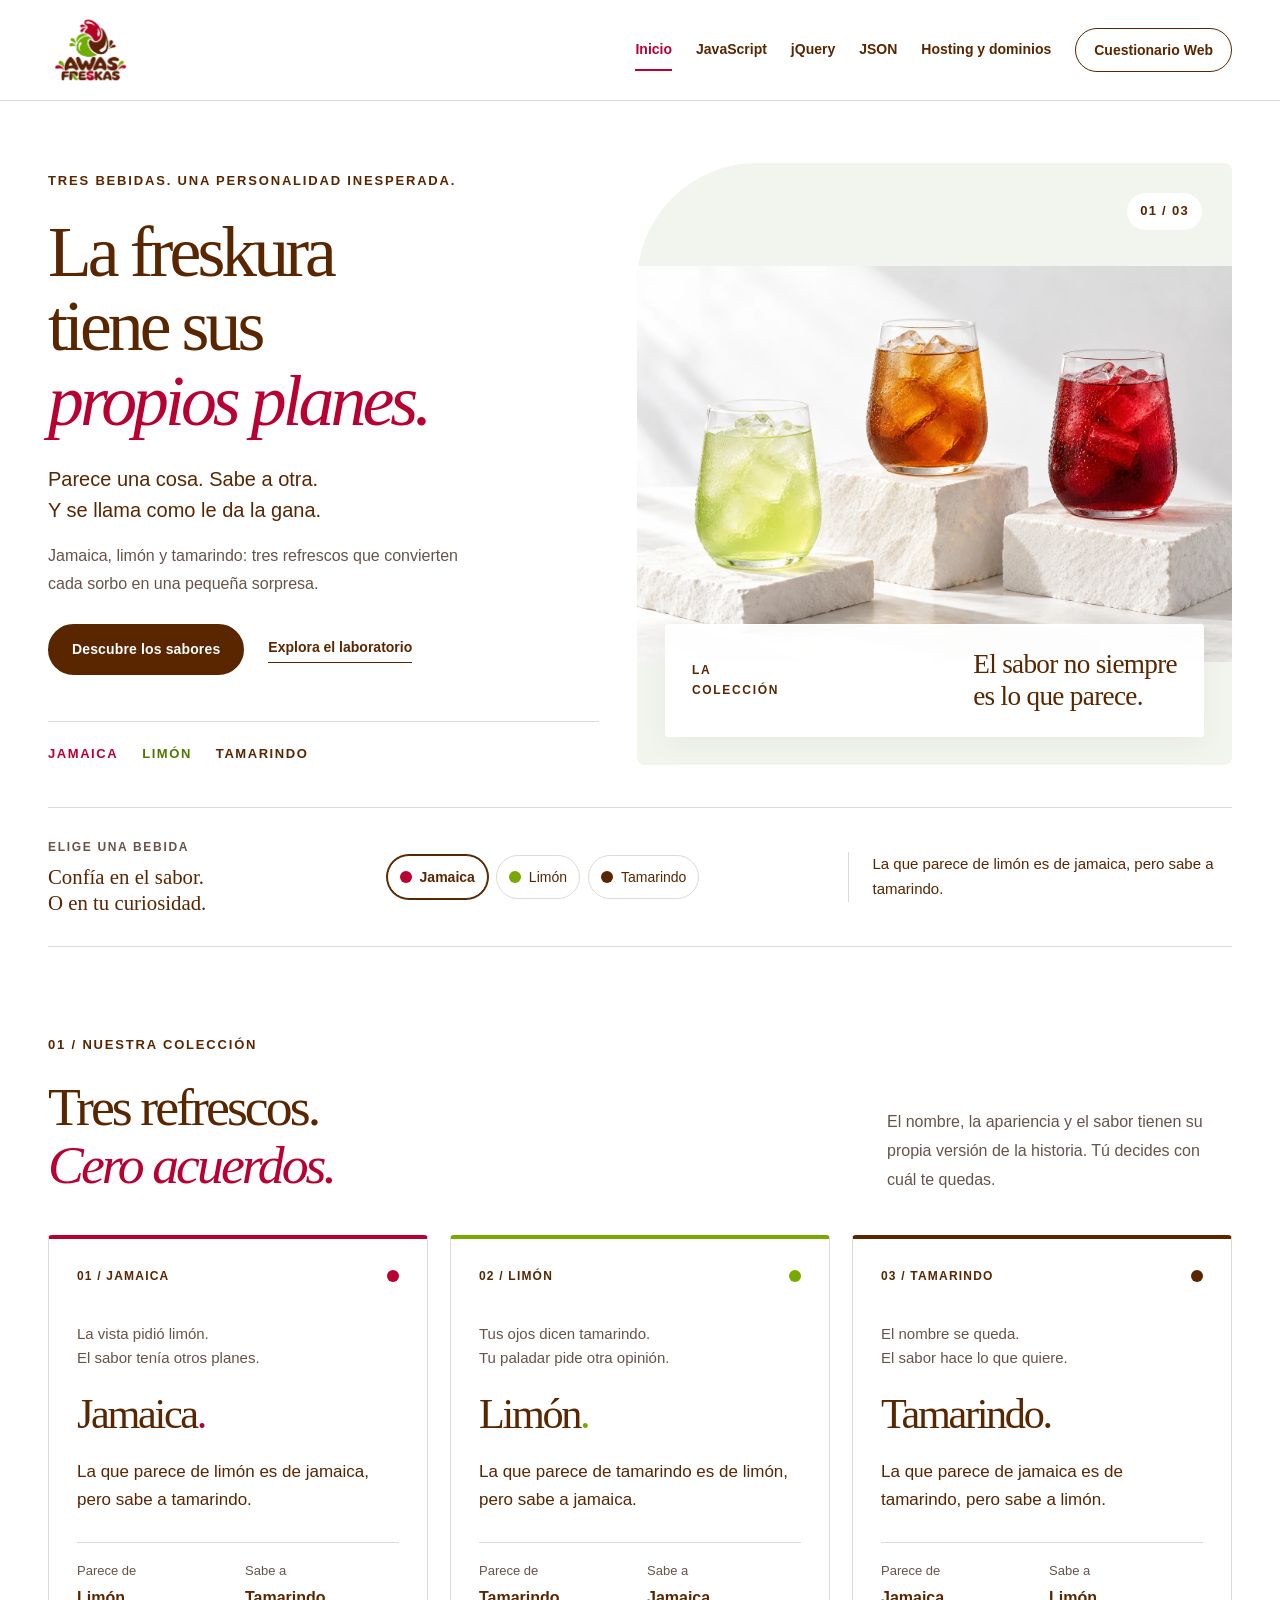
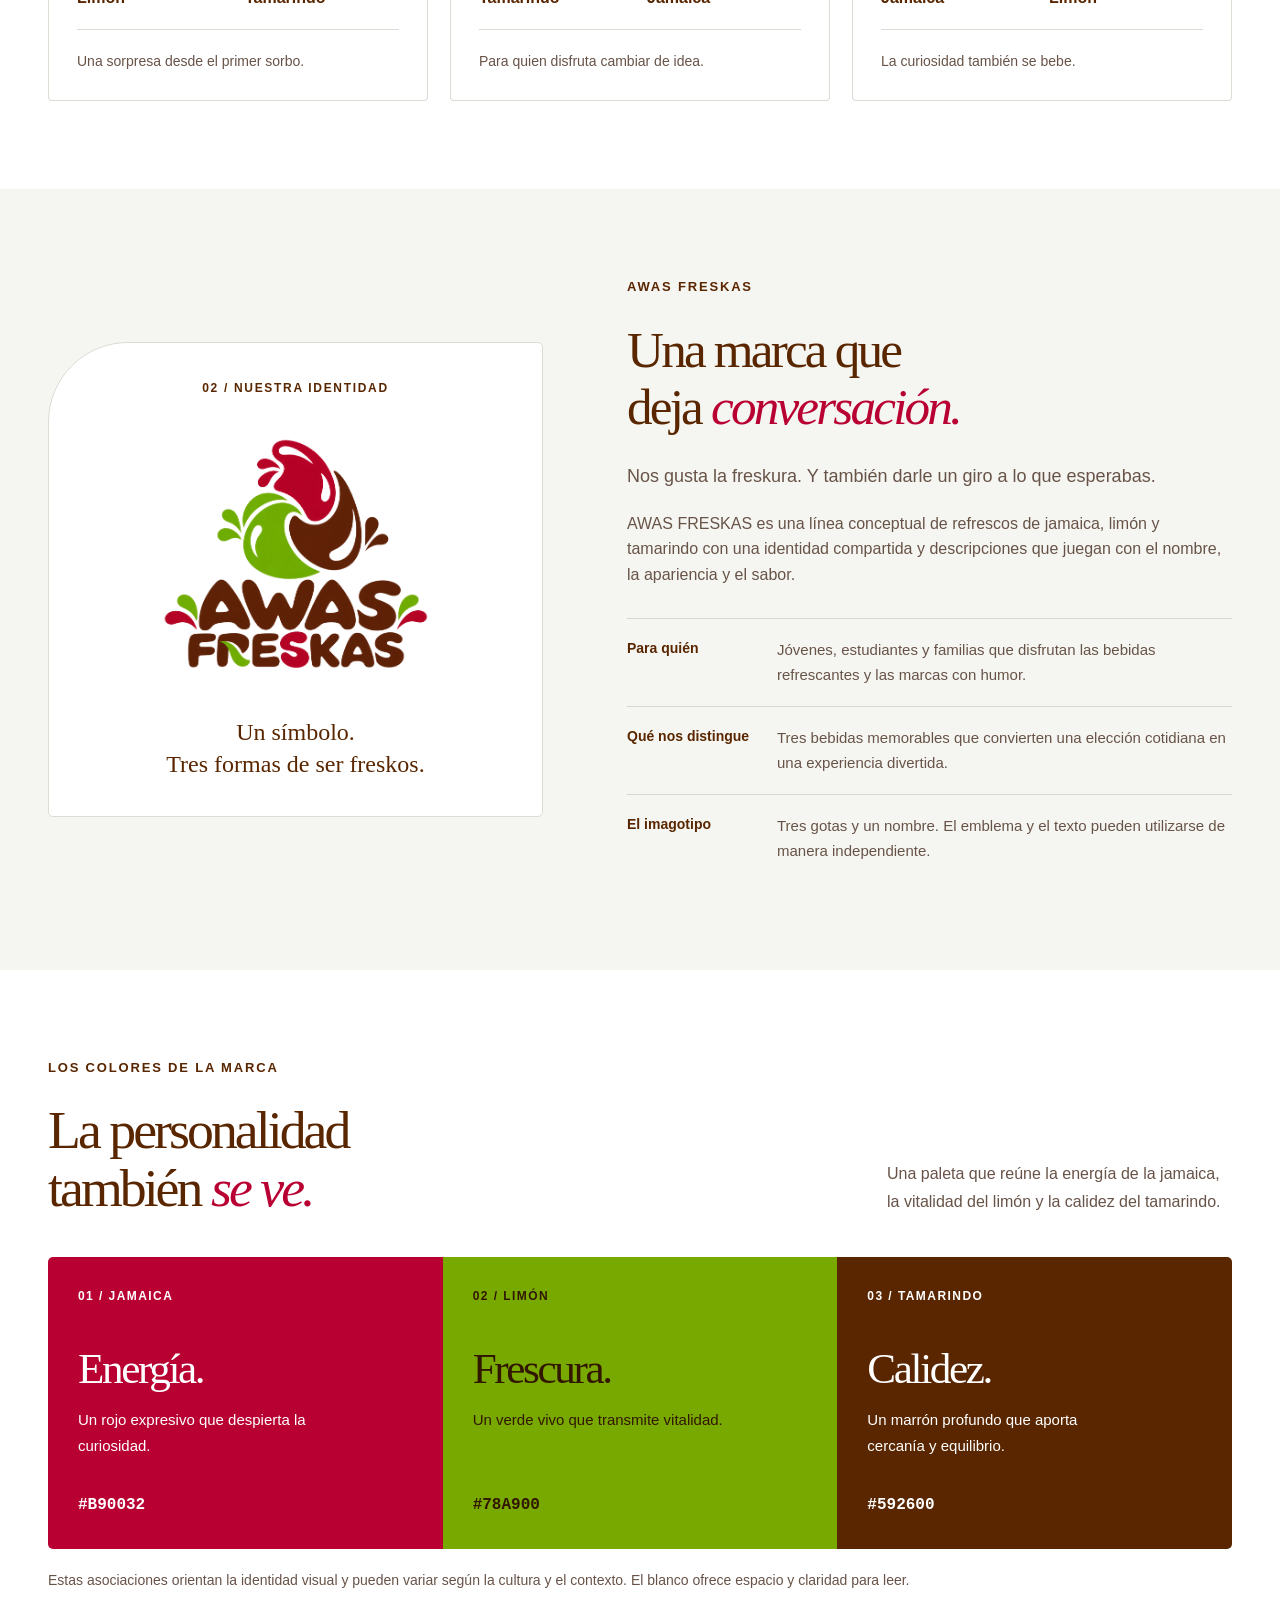
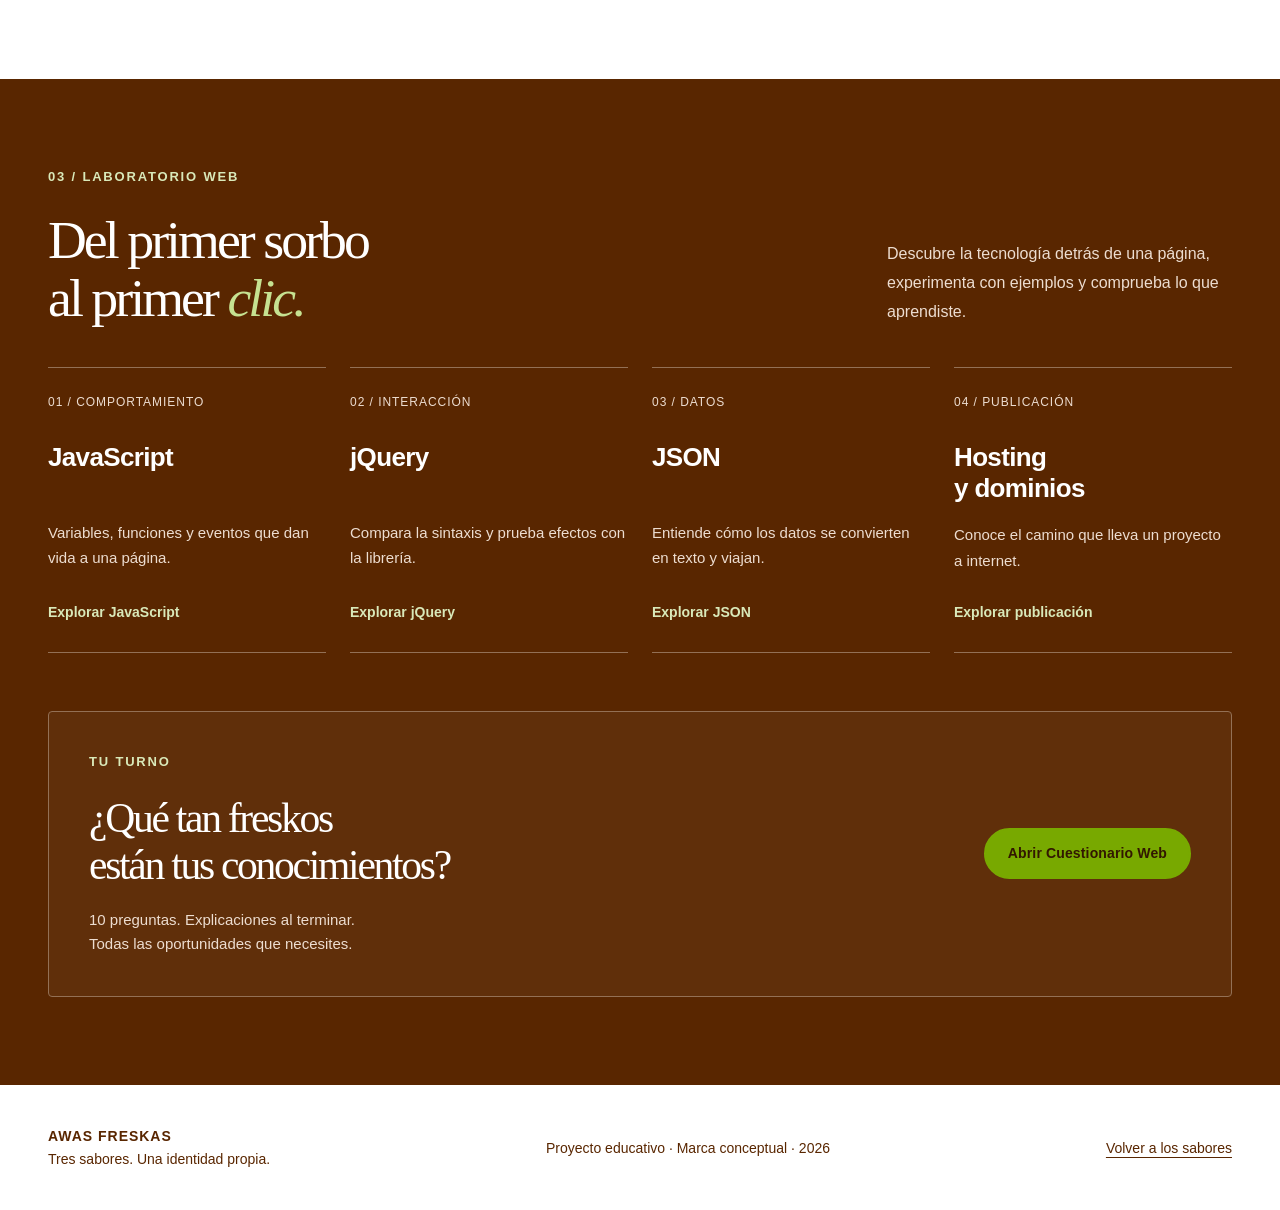
<file: index.html>
<!doctype html>
<html lang="es">
<head>
  <meta charset="utf-8">
  <meta name="viewport" content="width=device-width,initial-scale=1">
  <meta name="description" content="AWAS FRESKAS: jamaica, limón y tamarindo con una personalidad inesperada. Descubre nuestros sabores y explora el laboratorio web.">
  <meta name="theme-color" content="#592600">
  <title>AWAS FRESKAS | Freskura con personalidad</title>
  <link rel="icon" href="assets/favicon.png">
  <link rel="stylesheet" href="assets/styles.css">
  <link rel="stylesheet" href="assets/home.css">
  <script src="assets/vendor/jquery-4.0.0.min.js" defer></script>
  <script src="assets/app.js" defer></script>
  <script src="assets/home.js" defer></script>
</head>
<body class="home">
  <a class="skip" href="#main">Saltar al contenido</a>
  <header>
    <div class="headerinner">
      <a class="brand" href="index.html" aria-label="AWAS FRESKAS, inicio"><img src="assets/logo.png" alt="AWAS FRESKAS" width="1376" height="1152"></a>
      <button class="menubtn" aria-expanded="false" aria-controls="nav" type="button">Menú</button>
      <nav id="nav" aria-label="Principal">
        <a href="index.html" aria-current="page">Inicio</a>
        <a href="javascript.html">JavaScript</a>
        <a href="jquery.html">jQuery</a>
        <a href="json.html">JSON</a>
        <a href="hosting.html">Hosting y dominios</a>
        <a href="cuestionario.html">Cuestionario Web</a>
      </nav>
    </div>
  </header>
  <main id="main">
    <section class="homehero" aria-labelledby="hero-title">
      <div class="herotext">
        <p class="eyebrow">TRES BEBIDAS. UNA PERSONALIDAD INESPERADA.</p>
        <h1 id="hero-title">La freskura<br>tiene sus<br><em>propios planes.</em></h1>
        <p class="herolead">Parece una cosa. Sabe a otra.<br>Y se llama como le da la gana.</p>
        <p class="herodetail">Jamaica, limón y tamarindo: tres refrescos que convierten cada sorbo en una pequeña sorpresa.</p>
        <div class="actions">
          <a class="button" href="#bebidas">Descubre los sabores</a>
          <a class="textlink" href="#laboratorio">Explora el laboratorio</a>
        </div>
        <div class="herobottom"><span>JAMAICA</span><span>LIMÓN</span><span>TAMARINDO</span></div>
      </div>
      <figure class="herovisual">
        <img class="drinkphoto" src="assets/bebidas-hero.webp" alt="Tres vasos con hielo y bebidas de apariencia verde limón, marrón tamarindo y rojo jamaica" width="1536" height="1024" fetchpriority="high">
        <figcaption class="photocaption"><span>LA COLECCIÓN</span><b>El sabor no siempre<br>es lo que parece.</b></figcaption>
        <div class="photoindex" aria-hidden="true">01 / 03</div>
      </figure>
    </section>
    <section class="tastebar" aria-label="Explora las descripciones de las bebidas">
      <div class="tasteintro"><span class="eyebrow">ELIGE UNA BEBIDA</span><p>Confía en el sabor.<br>O en tu curiosidad.</p></div>
      <div class="tasteswitch" role="group" aria-label="Bebidas">
        <button type="button" data-drink="jamaica" aria-pressed="true"><span class="colordot red" aria-hidden="true"></span>Jamaica</button>
        <button type="button" data-drink="limon" aria-pressed="false"><span class="colordot green" aria-hidden="true"></span>Limón</button>
        <button type="button" data-drink="tamarindo" aria-pressed="false"><span class="colordot brown" aria-hidden="true"></span>Tamarindo</button>
      </div>
      <p id="selected-description" aria-live="polite">La que parece de limón es de jamaica, pero sabe a tamarindo.</p>
    </section>
    <section class="homesection collection" id="bebidas" aria-labelledby="collection-title">
      <div class="sectionhead">
        <div><p class="eyebrow">01 / NUESTRA COLECCIÓN</p><h2 id="collection-title">Tres refrescos.<br><em>Cero acuerdos.</em></h2></div>
        <p>El nombre, la apariencia y el sabor tienen su propia versión de la historia. Tú decides con cuál te quedas.</p>
      </div>
      <div class="productgrid">
        <article class="productcard product-jamaica">
          <div class="producthead"><span>01 / JAMAICA</span><span class="colordot red" aria-hidden="true"></span></div>
          <p class="productline">La vista pidió limón.<br>El sabor tenía otros planes.</p>
          <h3>Jamaica<span class="productperiod">.</span></h3>
          <p class="productdescription">La que parece de limón es de jamaica, pero sabe a tamarindo.</p>
          <dl><div><dt>Parece de</dt><dd>Limón</dd></div><div><dt>Sabe a</dt><dd>Tamarindo</dd></div></dl>
          <p class="productfoot">Una sorpresa desde el primer sorbo.</p>
        </article>
        <article class="productcard product-limon">
          <div class="producthead"><span>02 / LIMÓN</span><span class="colordot green" aria-hidden="true"></span></div>
          <p class="productline">Tus ojos dicen tamarindo.<br>Tu paladar pide otra opinión.</p>
          <h3>Limón<span class="productperiod">.</span></h3>
          <p class="productdescription">La que parece de tamarindo es de limón, pero sabe a jamaica.</p>
          <dl><div><dt>Parece de</dt><dd>Tamarindo</dd></div><div><dt>Sabe a</dt><dd>Jamaica</dd></div></dl>
          <p class="productfoot">Para quien disfruta cambiar de idea.</p>
        </article>
        <article class="productcard product-tamarindo">
          <div class="producthead"><span>03 / TAMARINDO</span><span class="colordot brown" aria-hidden="true"></span></div>
          <p class="productline">El nombre se queda.<br>El sabor hace lo que quiere.</p>
          <h3>Tamarindo<span class="productperiod">.</span></h3>
          <p class="productdescription">La que parece de jamaica es de tamarindo, pero sabe a limón.</p>
          <dl><div><dt>Parece de</dt><dd>Jamaica</dd></div><div><dt>Sabe a</dt><dd>Limón</dd></div></dl>
          <p class="productfoot">La curiosidad también se bebe.</p>
        </article>
      </div>
    </section>
    <section class="brandstory homesection" aria-labelledby="brand-title">
      <div class="storyvisual"><span class="eyebrow">02 / NUESTRA IDENTIDAD</span><img src="assets/logo.png" alt="Imagotipo AWAS FRESKAS" width="1376" height="1152" loading="lazy"><p>Un símbolo.<br>Tres formas de ser freskos.</p></div>
      <div class="storycopy"><p class="eyebrow">AWAS FRESKAS</p><h2 id="brand-title">Una marca que<br>deja <em>conversación.</em></h2><p class="storylead">Nos gusta la freskura. Y también darle un giro a lo que esperabas.</p><p>AWAS FRESKAS es una línea conceptual de refrescos de jamaica, limón y tamarindo con una identidad compartida y descripciones que juegan con el nombre, la apariencia y el sabor.</p><dl class="brandfacts"><div><dt>Para quién</dt><dd>Jóvenes, estudiantes y familias que disfrutan las bebidas refrescantes y las marcas con humor.</dd></div><div><dt>Qué nos distingue</dt><dd>Tres bebidas memorables que convierten una elección cotidiana en una experiencia divertida.</dd></div><div><dt>El imagotipo</dt><dd>Tres gotas y un nombre. El emblema y el texto pueden utilizarse de manera independiente.</dd></div></dl></div>
    </section>
    <section class="palette homesection" aria-labelledby="palette-title">
      <div class="sectionhead"><div><p class="eyebrow">LOS COLORES DE LA MARCA</p><h2 id="palette-title">La personalidad<br>también <em>se ve.</em></h2></div><p>Una paleta que reúne la energía de la jamaica, la vitalidad del limón y la calidez del tamarindo.</p></div>
      <div class="palettegrid"><article class="palettecard red"><span>01 / JAMAICA</span><h3>Energía.</h3><p>Un rojo expresivo que despierta la curiosidad.</p><b>#B90032</b></article><article class="palettecard green"><span>02 / LIMÓN</span><h3>Frescura.</h3><p>Un verde vivo que transmite vitalidad.</p><b>#78A900</b></article><article class="palettecard brown"><span>03 / TAMARINDO</span><h3>Calidez.</h3><p>Un marrón profundo que aporta cercanía y equilibrio.</p><b>#592600</b></article></div>
      <p class="palettenote">Estas asociaciones orientan la identidad visual y pueden variar según la cultura y el contexto. El blanco ofrece espacio y claridad para leer.</p>
    </section>
    <section class="homelab homesection" id="laboratorio" aria-labelledby="lab-title">
      <div class="sectionhead"><div><p class="eyebrow">03 / LABORATORIO WEB</p><h2 id="lab-title">Del primer sorbo<br>al primer <em>clic.</em></h2></div><p>Descubre la tecnología detrás de una página, experimenta con ejemplos y comprueba lo que aprendiste.</p></div>
      <div class="labgrid">
        <a class="labcard" href="javascript.html"><span>01 / COMPORTAMIENTO</span><h3>JavaScript</h3><p>Variables, funciones y eventos que dan vida a una página.</p><b>Explorar JavaScript</b></a>
        <a class="labcard" href="jquery.html"><span>02 / INTERACCIÓN</span><h3>jQuery</h3><p>Compara la sintaxis y prueba efectos con la librería.</p><b>Explorar jQuery</b></a>
        <a class="labcard" href="json.html"><span>03 / DATOS</span><h3>JSON</h3><p>Entiende cómo los datos se convierten en texto y viajan.</p><b>Explorar JSON</b></a>
        <a class="labcard" href="hosting.html"><span>04 / PUBLICACIÓN</span><h3>Hosting<br>y dominios</h3><p>Conoce el camino que lleva un proyecto a internet.</p><b>Explorar publicación</b></a>
      </div>
      <div class="homequiz"><div><p class="eyebrow">TU TURNO</p><h3>¿Qué tan freskos<br>están tus conocimientos?</h3><p>10 preguntas. Explicaciones al terminar.<br>Todas las oportunidades que necesites.</p></div><a class="button" href="cuestionario.html">Abrir Cuestionario Web</a></div>
    </section>
  </main>
  <footer class="homefooter"><div><strong>AWAS FRESKAS</strong><span>Tres sabores. Una identidad propia.</span></div><p>Proyecto educativo · Marca conceptual · 2026</p><a href="#bebidas">Volver a los sabores</a></footer>
  <noscript><p class="notice">Activa JavaScript para usar el selector de bebidas y las demostraciones. El contenido de las páginas sigue disponible.</p></noscript>
</body>
</html>
</file>
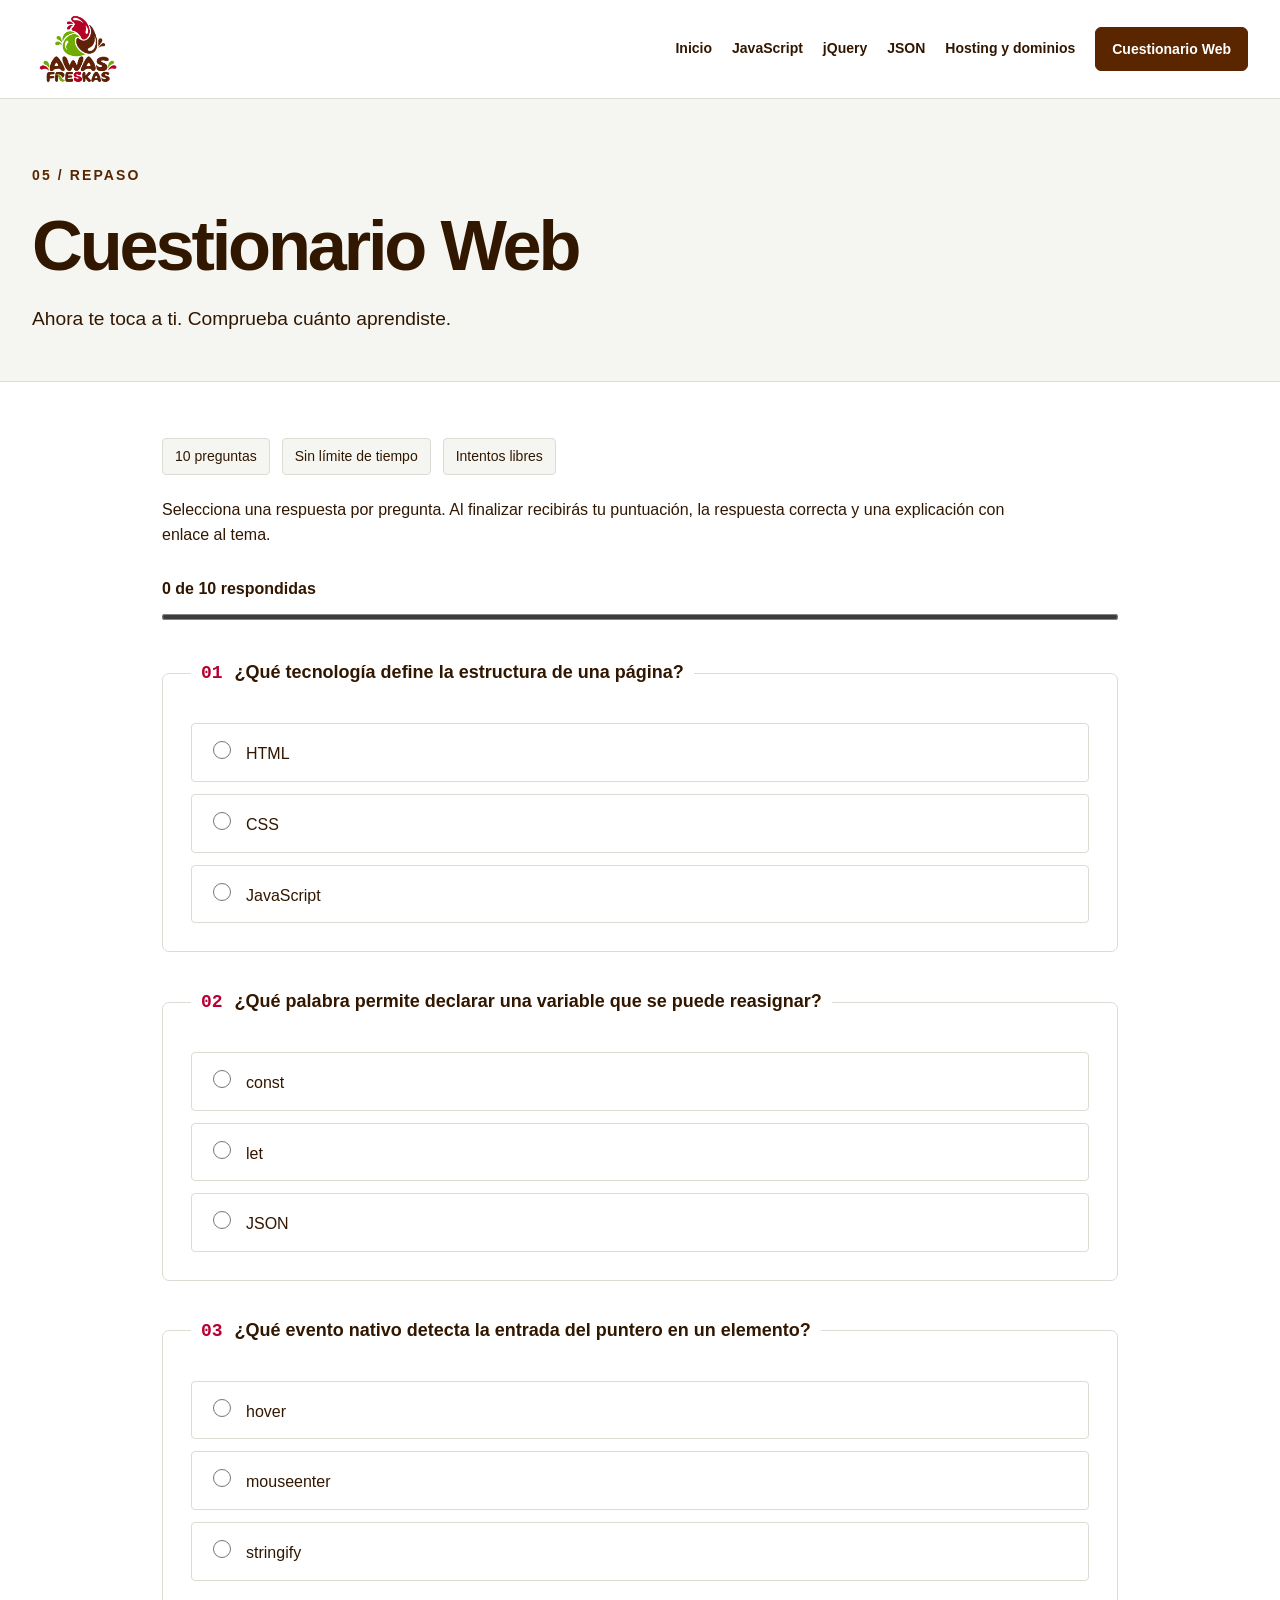
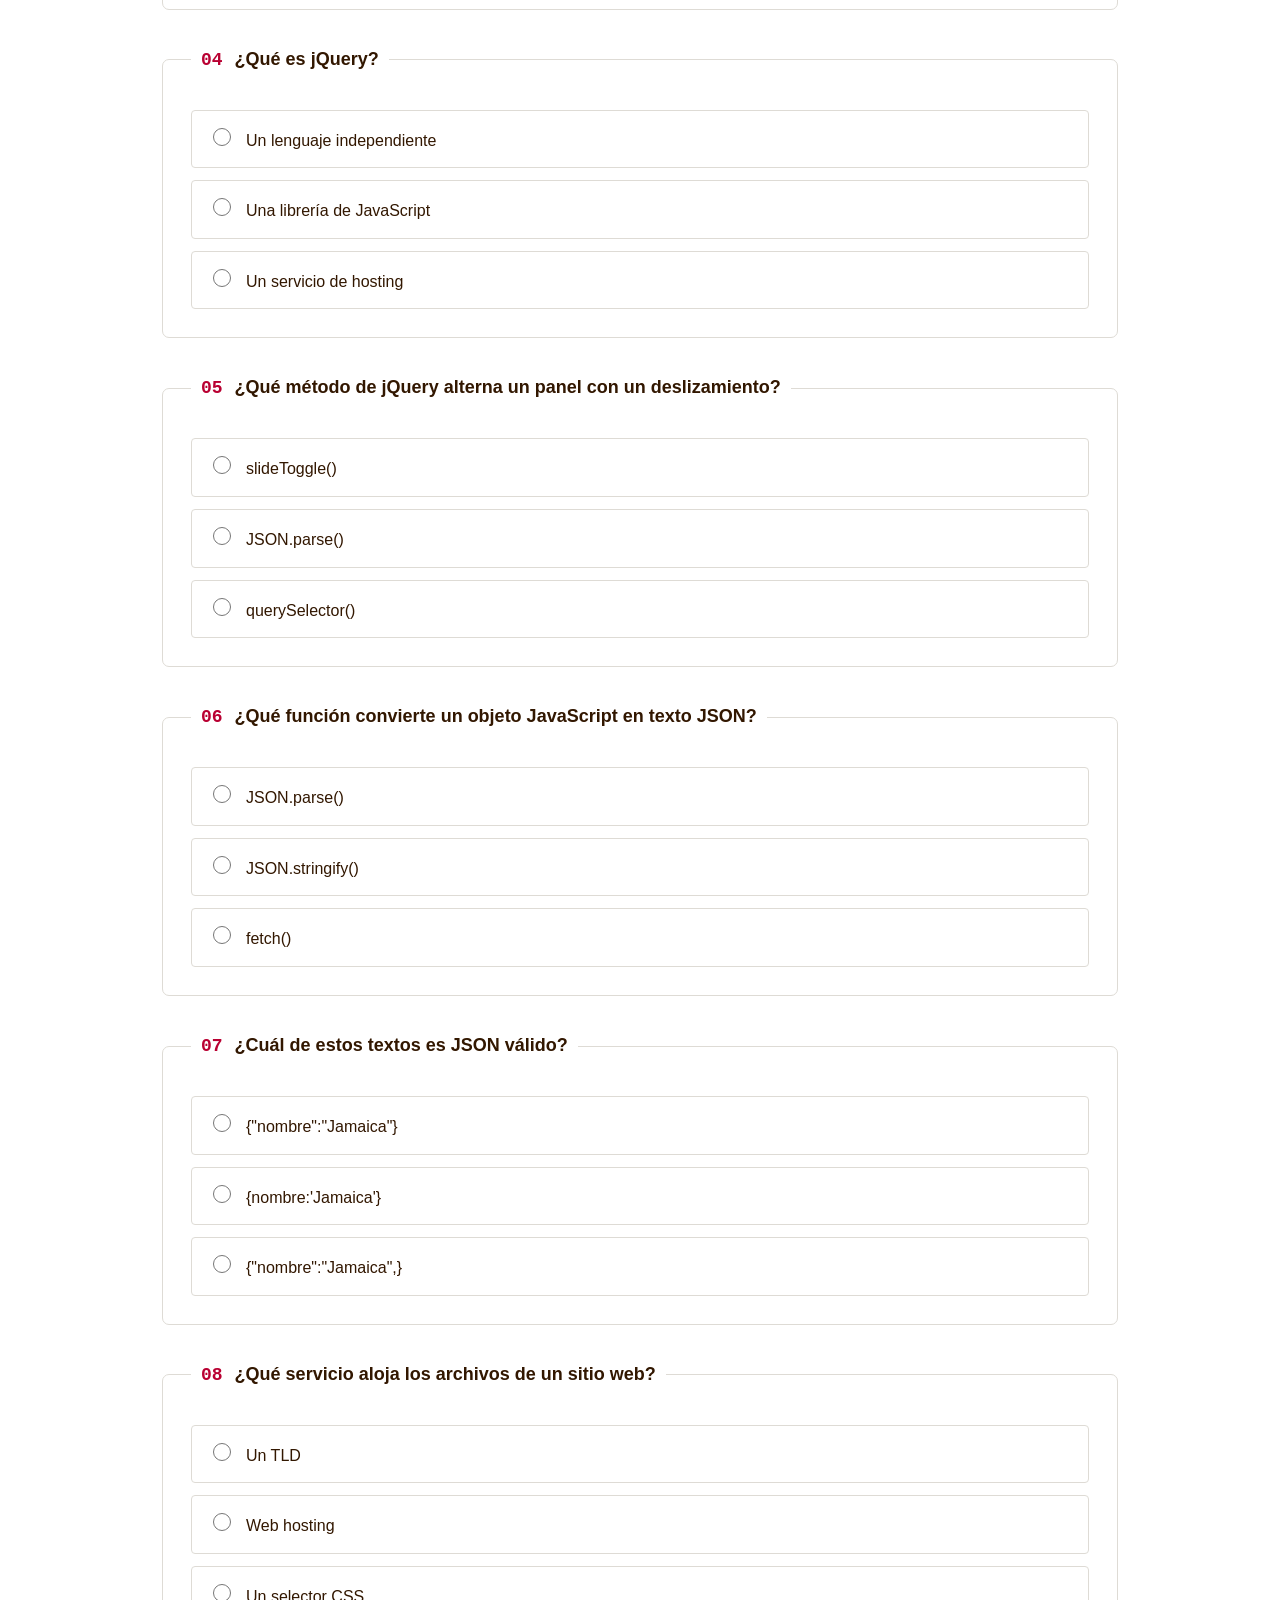
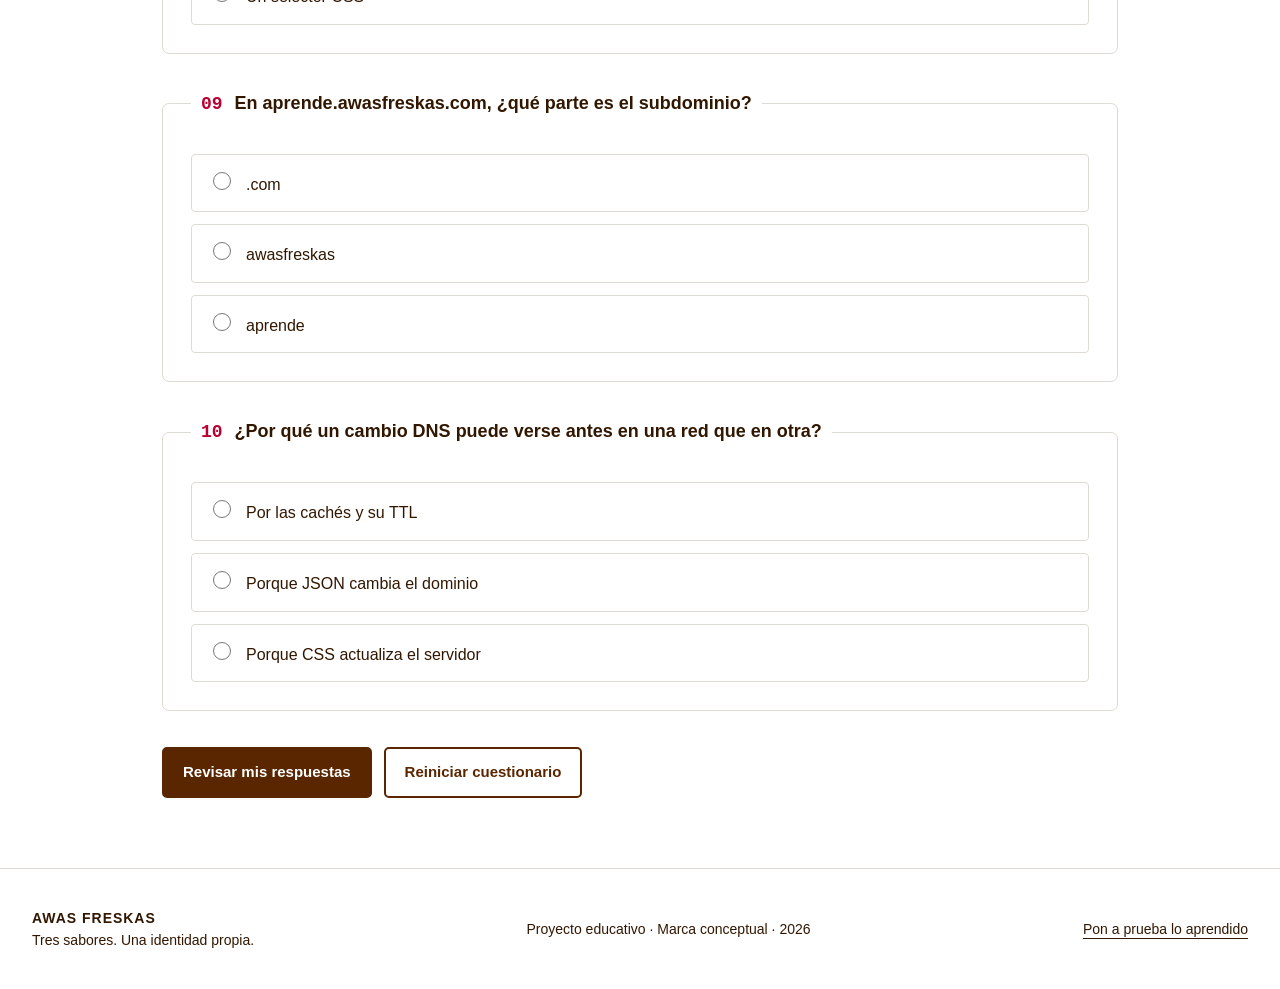
<file: cuestionario.html>
<!doctype html>
<html lang="es"><head><meta charset="utf-8"><meta name="viewport" content="width=device-width,initial-scale=1"><meta name="description" content="AWAS FRESKAS: tres bebidas con mucho humor y un laboratorio para aprender JavaScript, jQuery, JSON, hosting y dominios."><meta name="theme-color" content="#592600"><title>Cuestionario Web | AWAS FRESKAS</title><link rel="icon" href="assets/favicon.png"><link rel="stylesheet" href="assets/styles.css"><script src="assets/vendor/jquery-4.0.0.min.js" defer></script><script src="assets/app.js" defer></script></head><body><a class="skip" href="#main">Saltar al contenido</a><header><div class="headerinner"><a class="brand" href="index.html" aria-label="AWAS FRESKAS, inicio"><img src="assets/logo.png" alt="AWAS FRESKAS" width="1376" height="1152"></a><button class="menubtn" aria-expanded="false" aria-controls="nav" type="button">Menú</button><nav id="nav" aria-label="Principal"><a href="index.html">Inicio</a><a href="javascript.html">JavaScript</a><a href="jquery.html">jQuery</a><a href="json.html">JSON</a><a href="hosting.html">Hosting y dominios</a><a href="cuestionario.html" aria-current="page">Cuestionario Web</a></nav></div></header><main id="main"><div class="pageintro"><div class="eyebrow">05 / REPASO</div><h1>Cuestionario Web</h1><p>Ahora te toca a ti. Comprueba cuánto aprendiste.</p></div><section class="article quiz"><div class="quizmeta"><span>10 preguntas</span><span>Sin límite de tiempo</span><span>Intentos libres</span></div><p>Selecciona una respuesta por pregunta. Al finalizar recibirás tu puntuación, la respuesta correcta y una explicación con enlace al tema.</p><div class="progresswrap"><label for="quizProgress" id="progressText">0 de 10 respondidas</label><progress id="quizProgress" max="10" value="0"></progress></div><form id="quizForm" novalidate><fieldset id="q0"><legend><span class="qnum">01</span>¿Qué tecnología define la estructura de una página?</legend><label class="option"><input type="radio" name="q0" value="0"><span>HTML</span></label><label class="option"><input type="radio" name="q0" value="1"><span>CSS</span></label><label class="option"><input type="radio" name="q0" value="2"><span>JavaScript</span></label><div class="feedback" hidden></div></fieldset><fieldset id="q1"><legend><span class="qnum">02</span>¿Qué palabra permite declarar una variable que se puede reasignar?</legend><label class="option"><input type="radio" name="q1" value="0"><span>const</span></label><label class="option"><input type="radio" name="q1" value="1"><span>let</span></label><label class="option"><input type="radio" name="q1" value="2"><span>JSON</span></label><div class="feedback" hidden></div></fieldset><fieldset id="q2"><legend><span class="qnum">03</span>¿Qué evento nativo detecta la entrada del puntero en un elemento?</legend><label class="option"><input type="radio" name="q2" value="0"><span>hover</span></label><label class="option"><input type="radio" name="q2" value="1"><span>mouseenter</span></label><label class="option"><input type="radio" name="q2" value="2"><span>stringify</span></label><div class="feedback" hidden></div></fieldset><fieldset id="q3"><legend><span class="qnum">04</span>¿Qué es jQuery?</legend><label class="option"><input type="radio" name="q3" value="0"><span>Un lenguaje independiente</span></label><label class="option"><input type="radio" name="q3" value="1"><span>Una librería de JavaScript</span></label><label class="option"><input type="radio" name="q3" value="2"><span>Un servicio de hosting</span></label><div class="feedback" hidden></div></fieldset><fieldset id="q4"><legend><span class="qnum">05</span>¿Qué método de jQuery alterna un panel con un deslizamiento?</legend><label class="option"><input type="radio" name="q4" value="0"><span>slideToggle()</span></label><label class="option"><input type="radio" name="q4" value="1"><span>JSON.parse()</span></label><label class="option"><input type="radio" name="q4" value="2"><span>querySelector()</span></label><div class="feedback" hidden></div></fieldset><fieldset id="q5"><legend><span class="qnum">06</span>¿Qué función convierte un objeto JavaScript en texto JSON?</legend><label class="option"><input type="radio" name="q5" value="0"><span>JSON.parse()</span></label><label class="option"><input type="radio" name="q5" value="1"><span>JSON.stringify()</span></label><label class="option"><input type="radio" name="q5" value="2"><span>fetch()</span></label><div class="feedback" hidden></div></fieldset><fieldset id="q6"><legend><span class="qnum">07</span>¿Cuál de estos textos es JSON válido?</legend><label class="option"><input type="radio" name="q6" value="0"><span>{&quot;nombre&quot;:&quot;Jamaica&quot;}</span></label><label class="option"><input type="radio" name="q6" value="1"><span>{nombre:&#x27;Jamaica&#x27;}</span></label><label class="option"><input type="radio" name="q6" value="2"><span>{&quot;nombre&quot;:&quot;Jamaica&quot;,}</span></label><div class="feedback" hidden></div></fieldset><fieldset id="q7"><legend><span class="qnum">08</span>¿Qué servicio aloja los archivos de un sitio web?</legend><label class="option"><input type="radio" name="q7" value="0"><span>Un TLD</span></label><label class="option"><input type="radio" name="q7" value="1"><span>Web hosting</span></label><label class="option"><input type="radio" name="q7" value="2"><span>Un selector CSS</span></label><div class="feedback" hidden></div></fieldset><fieldset id="q8"><legend><span class="qnum">09</span>En aprende.awasfreskas.com, ¿qué parte es el subdominio?</legend><label class="option"><input type="radio" name="q8" value="0"><span>.com</span></label><label class="option"><input type="radio" name="q8" value="1"><span>awasfreskas</span></label><label class="option"><input type="radio" name="q8" value="2"><span>aprende</span></label><div class="feedback" hidden></div></fieldset><fieldset id="q9"><legend><span class="qnum">10</span>¿Por qué un cambio DNS puede verse antes en una red que en otra?</legend><label class="option"><input type="radio" name="q9" value="0"><span>Por las cachés y su TTL</span></label><label class="option"><input type="radio" name="q9" value="1"><span>Porque JSON cambia el dominio</span></label><label class="option"><input type="radio" name="q9" value="2"><span>Porque CSS actualiza el servidor</span></label><div class="feedback" hidden></div></fieldset><p id="quizNotice" role="alert"></p><div class="actions"><button type="submit" class="button">Revisar mis respuestas</button><button type="button" id="quizReset" class="button secondary">Reiniciar cuestionario</button></div></form><section id="quizResult" class="score" hidden tabindex="-1" aria-live="polite"></section></section></main><footer><div><strong>AWAS FRESKAS</strong><span>Tres sabores. Una identidad propia.</span></div><p>Proyecto educativo · Marca conceptual · 2026</p><a href="cuestionario.html">Pon a prueba lo aprendido</a></footer><noscript><p class="notice">Activa JavaScript para usar las demostraciones y el cuestionario. El contenido de las páginas sigue disponible.</p></noscript></body></html>
</file>
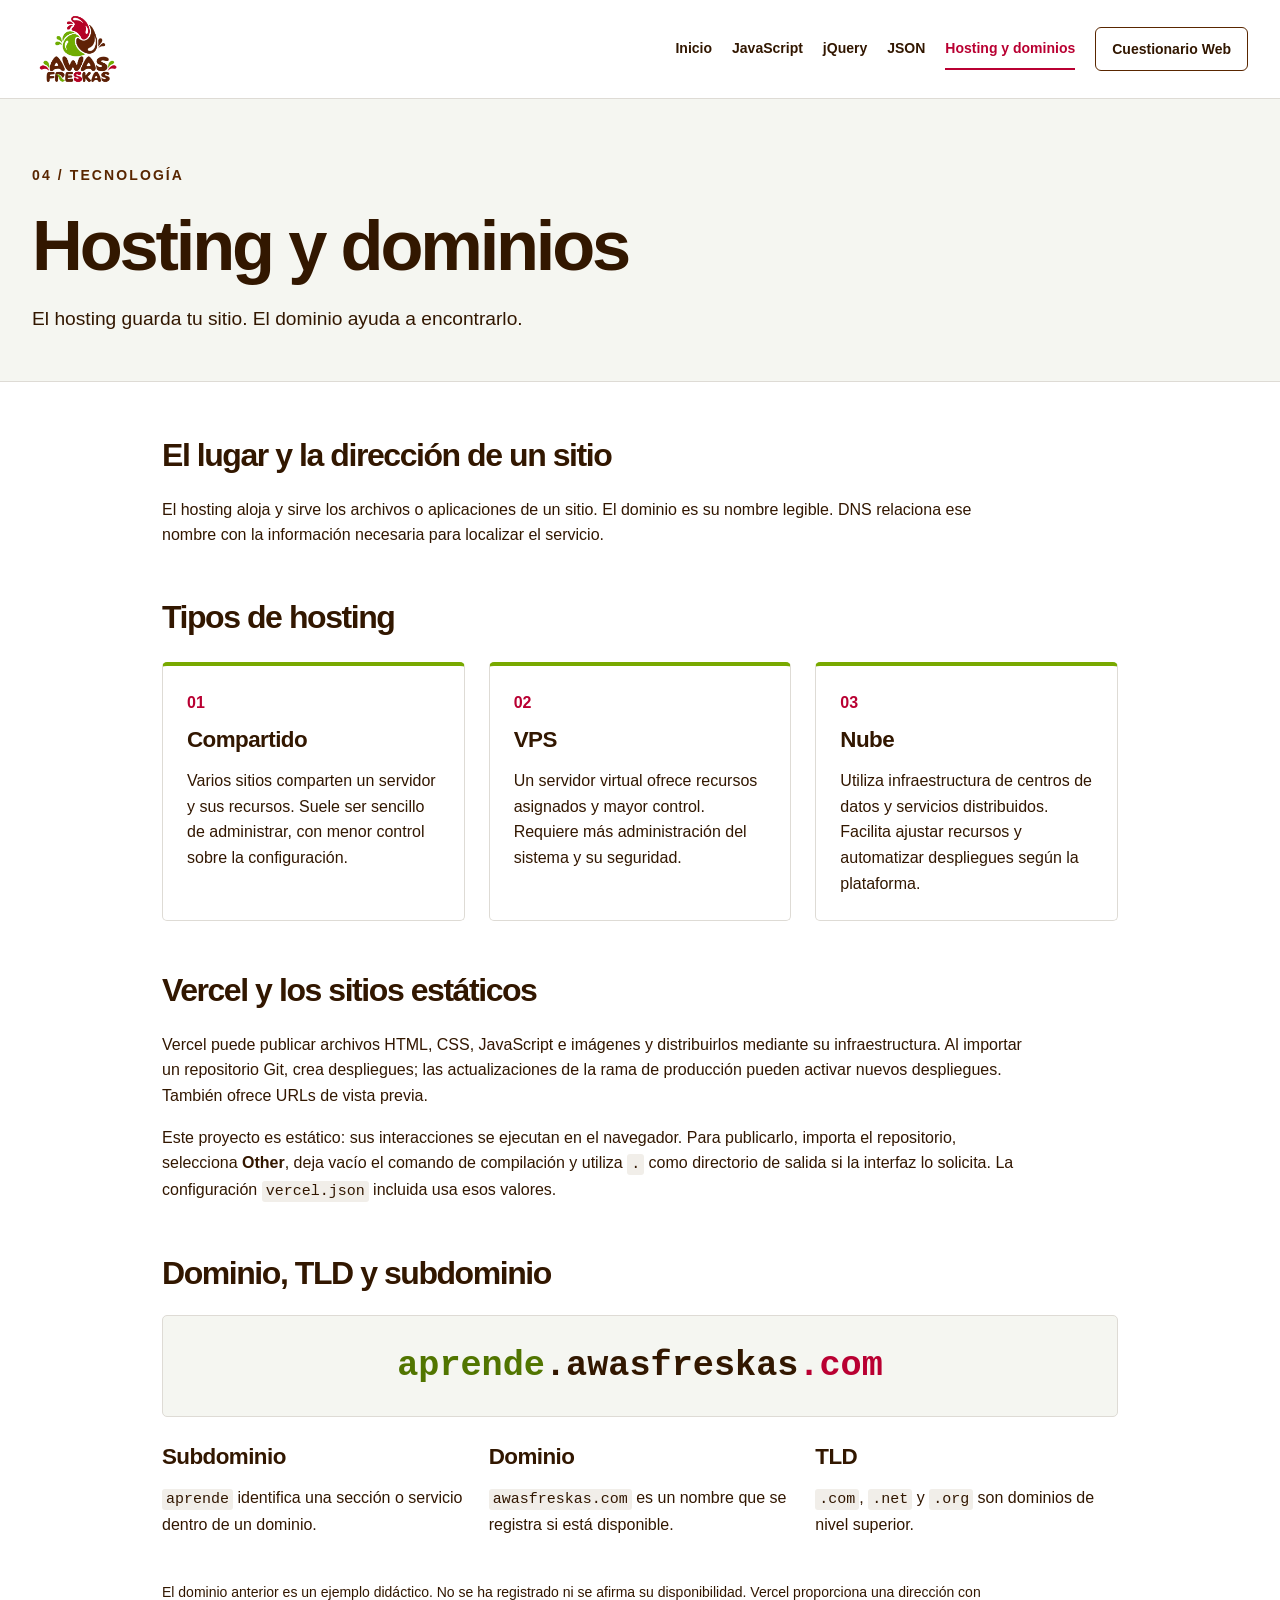
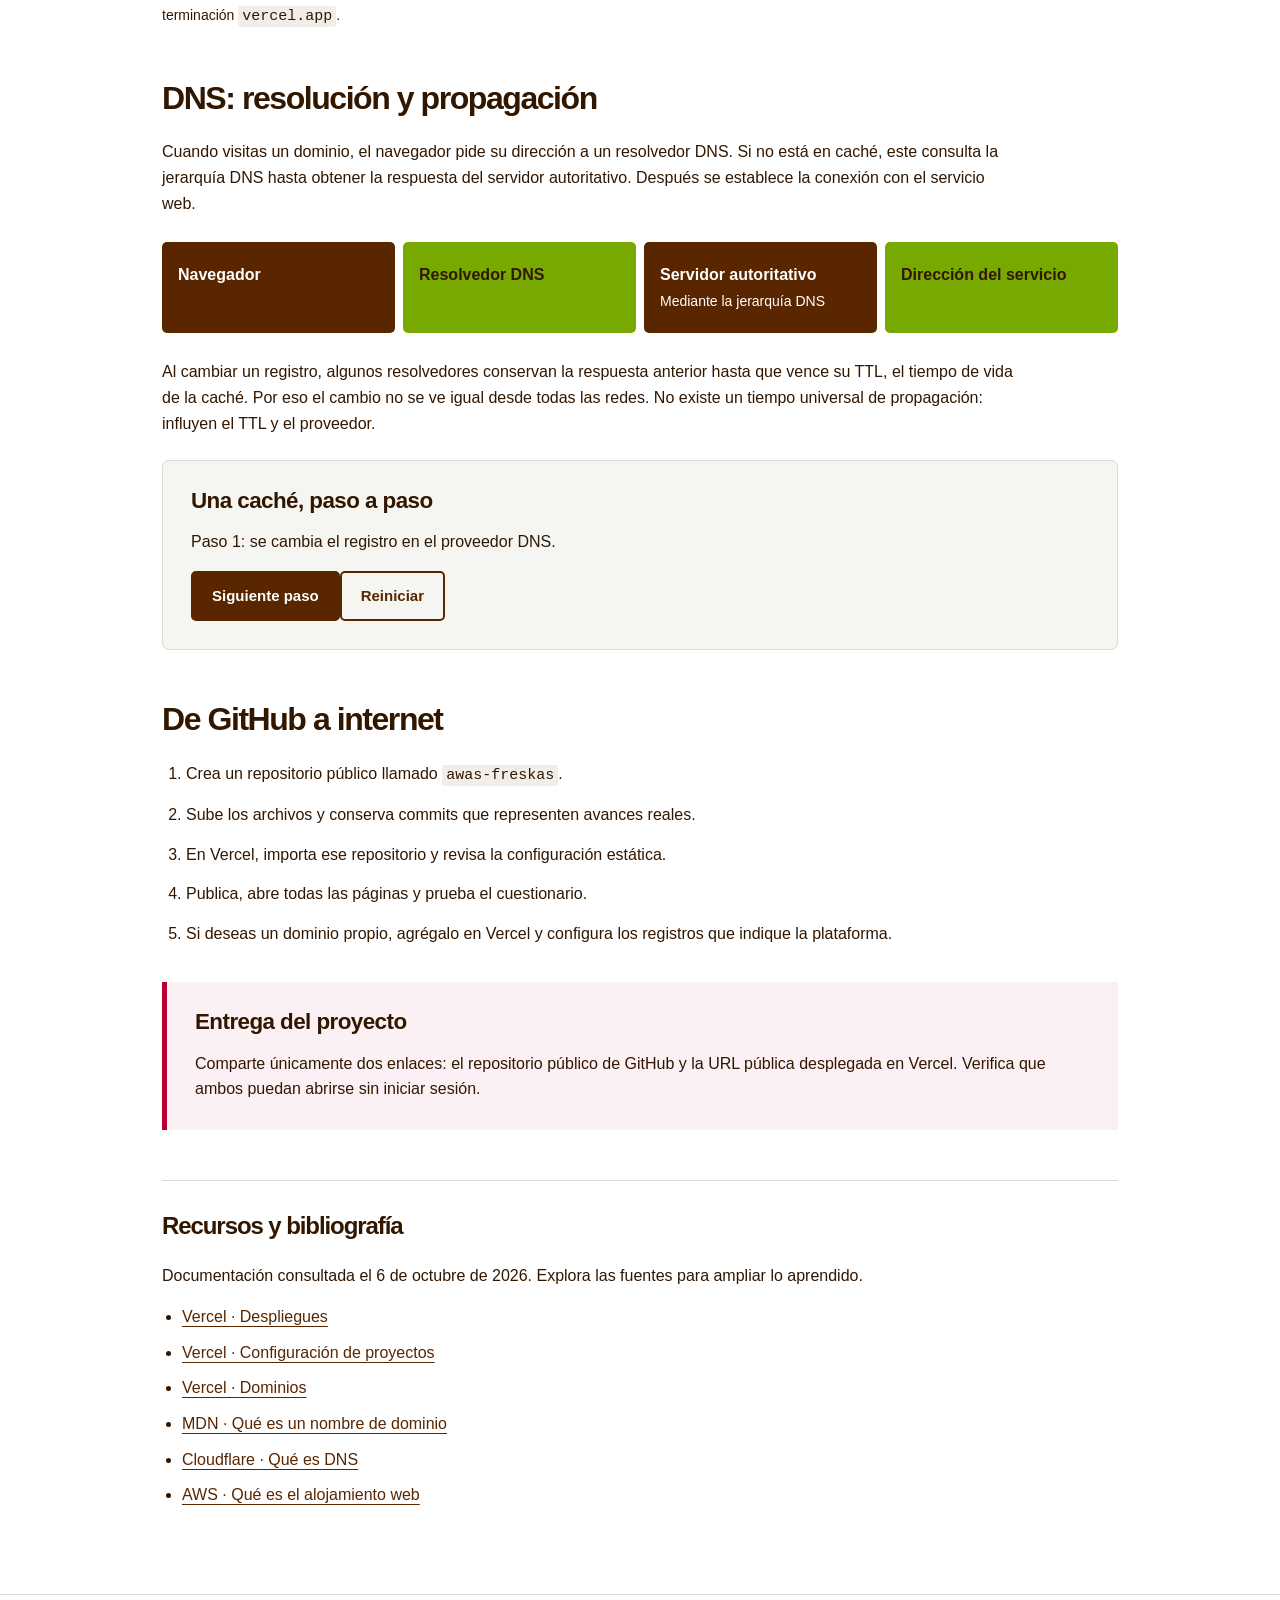
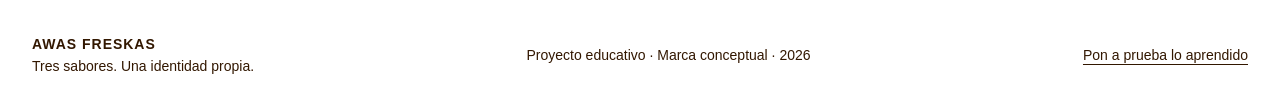
<file: hosting.html>
<!doctype html>
<html lang="es"><head><meta charset="utf-8"><meta name="viewport" content="width=device-width,initial-scale=1"><meta name="description" content="AWAS FRESKAS: tres bebidas con mucho humor y un laboratorio para aprender JavaScript, jQuery, JSON, hosting y dominios."><meta name="theme-color" content="#592600"><title>Hosting y dominios | AWAS FRESKAS</title><link rel="icon" href="assets/favicon.png"><link rel="stylesheet" href="assets/styles.css"><script src="assets/vendor/jquery-4.0.0.min.js" defer></script><script src="assets/app.js" defer></script></head><body><a class="skip" href="#main">Saltar al contenido</a><header><div class="headerinner"><a class="brand" href="index.html" aria-label="AWAS FRESKAS, inicio"><img src="assets/logo.png" alt="AWAS FRESKAS" width="1376" height="1152"></a><button class="menubtn" aria-expanded="false" aria-controls="nav" type="button">Menú</button><nav id="nav" aria-label="Principal"><a href="index.html">Inicio</a><a href="javascript.html">JavaScript</a><a href="jquery.html">jQuery</a><a href="json.html">JSON</a><a href="hosting.html" aria-current="page">Hosting y dominios</a><a href="cuestionario.html">Cuestionario Web</a></nav></div></header><main id="main"><div class="pageintro"><div class="eyebrow">04 / TECNOLOGÍA</div><h1>Hosting y dominios</h1><p>El hosting guarda tu sitio. El dominio ayuda a encontrarlo.</p></div><section class="article"><h2>El lugar y la dirección de un sitio</h2><p>El hosting aloja y sirve los archivos o aplicaciones de un sitio. El dominio es su nombre legible. DNS relaciona ese nombre con la información necesaria para localizar el servicio.</p><h2>Tipos de hosting</h2><div class="three"><article class="concept"><b>01</b><h3>Compartido</h3><p>Varios sitios comparten un servidor y sus recursos. Suele ser sencillo de administrar, con menor control sobre la configuración.</p></article><article class="concept"><b>02</b><h3>VPS</h3><p>Un servidor virtual ofrece recursos asignados y mayor control. Requiere más administración del sistema y su seguridad.</p></article><article class="concept"><b>03</b><h3>Nube</h3><p>Utiliza infraestructura de centros de datos y servicios distribuidos. Facilita ajustar recursos y automatizar despliegues según la plataforma.</p></article></div><h2>Vercel y los sitios estáticos</h2><p>Vercel puede publicar archivos HTML, CSS, JavaScript e imágenes y distribuirlos mediante su infraestructura. Al importar un repositorio Git, crea despliegues; las actualizaciones de la rama de producción pueden activar nuevos despliegues. También ofrece URLs de vista previa.</p><p>Este proyecto es estático: sus interacciones se ejecutan en el navegador. Para publicarlo, importa el repositorio, selecciona <strong>Other</strong>, deja vacío el comando de compilación y utiliza <code>.</code> como directorio de salida si la interfaz lo solicita. La configuración <code>vercel.json</code> incluida usa esos valores.</p><h2>Dominio, TLD y subdominio</h2><div class="domainexample"><span class="sub">aprende</span><span>.</span><span class="name">awasfreskas</span><span class="tld">.com</span></div><div class="three"><article><h3>Subdominio</h3><p><code>aprende</code> identifica una sección o servicio dentro de un dominio.</p></article><article><h3>Dominio</h3><p><code>awasfreskas.com</code> es un nombre que se registra si está disponible.</p></article><article><h3>TLD</h3><p><code>.com</code>, <code>.net</code> y <code>.org</code> son dominios de nivel superior.</p></article></div><p class="small">El dominio anterior es un ejemplo didáctico. No se ha registrado ni se afirma su disponibilidad. Vercel proporciona una dirección con terminación <code>vercel.app</code>.</p><h2>DNS: resolución y propagación</h2><p>Cuando visitas un dominio, el navegador pide su dirección a un resolvedor DNS. Si no está en caché, este consulta la jerarquía DNS hasta obtener la respuesta del servidor autoritativo. Después se establece la conexión con el servicio web.</p><div class="flow"><div>Navegador</div><div>Resolvedor DNS</div><div>Servidor autoritativo<br><small>Mediante la jerarquía DNS</small></div><div>Dirección del servicio</div></div><p>Al cambiar un registro, algunos resolvedores conservan la respuesta anterior hasta que vence su TTL, el tiempo de vida de la caché. Por eso el cambio no se ve igual desde todas las redes. No existe un tiempo universal de propagación: influyen el TTL y el proveedor.</p><div class="demo"><h3>Una caché, paso a paso</h3><p id="dnsText" aria-live="polite">Paso 1: se cambia el registro en el proveedor DNS.</p><button class="button" id="dnsNext">Siguiente paso</button><button class="button secondary" id="dnsReset">Reiniciar</button></div><h2>De GitHub a internet</h2><ol class="explain"><li>Crea un repositorio público llamado <code>awas-freskas</code>.</li><li>Sube los archivos y conserva commits que representen avances reales.</li><li>En Vercel, importa ese repositorio y revisa la configuración estática.</li><li>Publica, abre todas las páginas y prueba el cuestionario.</li><li>Si deseas un dominio propio, agrégalo en Vercel y configura los registros que indique la plataforma.</li></ol><div class="challenge"><h3>Entrega del proyecto</h3><p>Comparte únicamente dos enlaces: el repositorio público de GitHub y la URL pública desplegada en Vercel. Verifica que ambos puedan abrirse sin iniciar sesión.</p></div><section class="sources"><h2>Recursos y bibliografía</h2><p>Documentación consultada el 6 de octubre de 2026. Explora las fuentes para ampliar lo aprendido.</p><ul><li><a href="https://vercel.com/docs/deployments" target="_blank" rel="noopener noreferrer">Vercel · Despliegues</a></li><li><a href="https://vercel.com/docs/project-configuration" target="_blank" rel="noopener noreferrer">Vercel · Configuración de proyectos</a></li><li><a href="https://vercel.com/docs/domains/working-with-domains" target="_blank" rel="noopener noreferrer">Vercel · Dominios</a></li><li><a href="https://developer.mozilla.org/en-US/docs/Learn_web_development/Howto/Web_mechanics/What_is_a_domain_name" target="_blank" rel="noopener noreferrer">MDN · Qué es un nombre de dominio</a></li><li><a href="https://www.cloudflare.com/learning/dns/what-is-dns/" target="_blank" rel="noopener noreferrer">Cloudflare · Qué es DNS</a></li><li><a href="https://aws.amazon.com/what-is/web-hosting/" target="_blank" rel="noopener noreferrer">AWS · Qué es el alojamiento web</a></li></ul></section></section></main><footer><div><strong>AWAS FRESKAS</strong><span>Tres sabores. Una identidad propia.</span></div><p>Proyecto educativo · Marca conceptual · 2026</p><a href="cuestionario.html">Pon a prueba lo aprendido</a></footer><noscript><p class="notice">Activa JavaScript para usar las demostraciones y el cuestionario. El contenido de las páginas sigue disponible.</p></noscript></body></html>
</file>
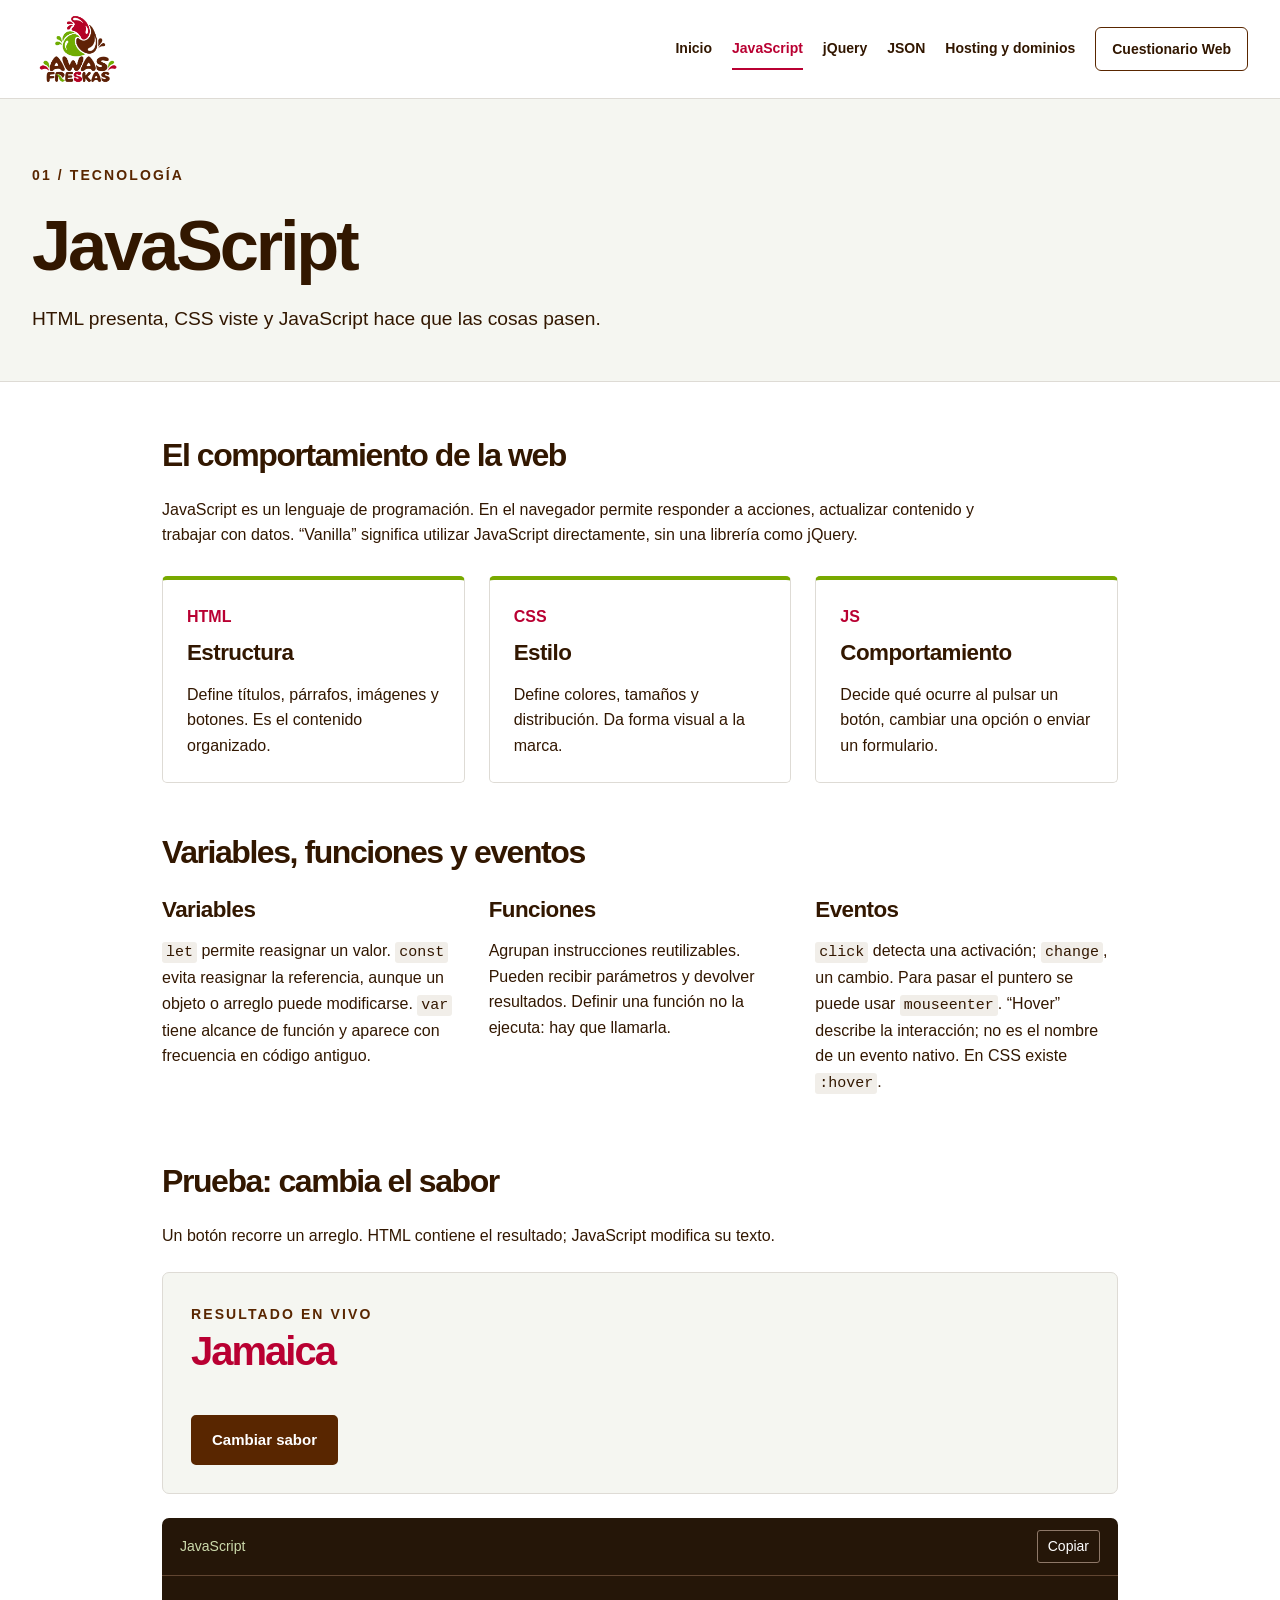
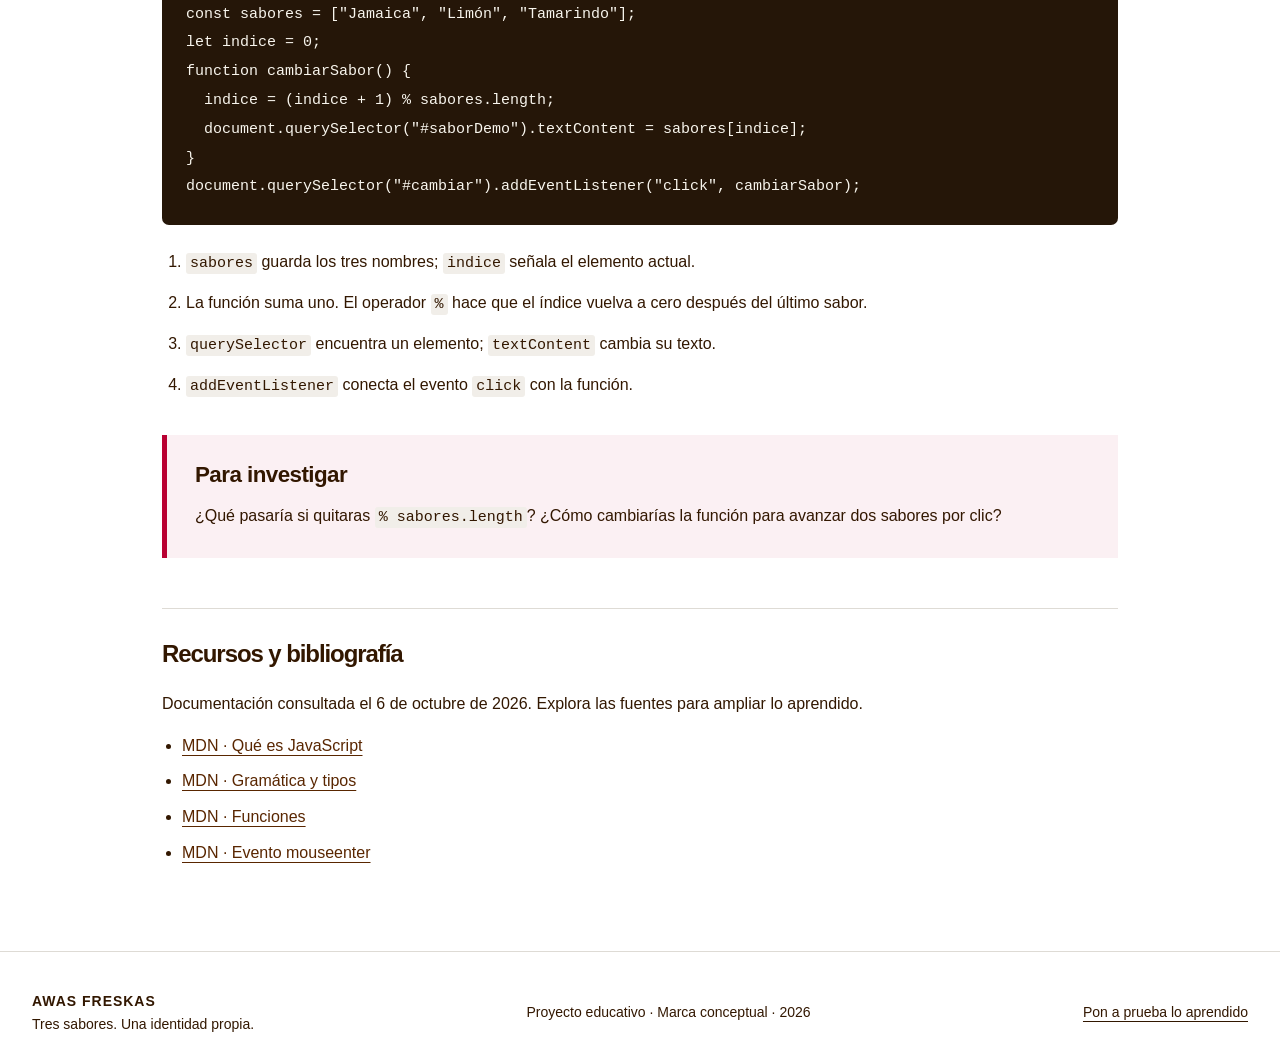
<file: javascript.html>
<!doctype html>
<html lang="es"><head><meta charset="utf-8"><meta name="viewport" content="width=device-width,initial-scale=1"><meta name="description" content="AWAS FRESKAS: tres bebidas con mucho humor y un laboratorio para aprender JavaScript, jQuery, JSON, hosting y dominios."><meta name="theme-color" content="#592600"><title>JavaScript | AWAS FRESKAS</title><link rel="icon" href="assets/favicon.png"><link rel="stylesheet" href="assets/styles.css"><script src="assets/vendor/jquery-4.0.0.min.js" defer></script><script src="assets/app.js" defer></script></head><body><a class="skip" href="#main">Saltar al contenido</a><header><div class="headerinner"><a class="brand" href="index.html" aria-label="AWAS FRESKAS, inicio"><img src="assets/logo.png" alt="AWAS FRESKAS" width="1376" height="1152"></a><button class="menubtn" aria-expanded="false" aria-controls="nav" type="button">Menú</button><nav id="nav" aria-label="Principal"><a href="index.html">Inicio</a><a href="javascript.html" aria-current="page">JavaScript</a><a href="jquery.html">jQuery</a><a href="json.html">JSON</a><a href="hosting.html">Hosting y dominios</a><a href="cuestionario.html">Cuestionario Web</a></nav></div></header><main id="main"><div class="pageintro"><div class="eyebrow">01 / TECNOLOGÍA</div><h1>JavaScript</h1><p>HTML presenta, CSS viste y JavaScript hace que las cosas pasen.</p></div><section class="article"><h2>El comportamiento de la web</h2><p>JavaScript es un lenguaje de programación. En el navegador permite responder a acciones, actualizar contenido y trabajar con datos. “Vanilla” significa utilizar JavaScript directamente, sin una librería como jQuery.</p><div class="three"><article class="concept"><b>HTML</b><h3>Estructura</h3><p>Define títulos, párrafos, imágenes y botones. Es el contenido organizado.</p></article><article class="concept"><b>CSS</b><h3>Estilo</h3><p>Define colores, tamaños y distribución. Da forma visual a la marca.</p></article><article class="concept"><b>JS</b><h3>Comportamiento</h3><p>Decide qué ocurre al pulsar un botón, cambiar una opción o enviar un formulario.</p></article></div><h2>Variables, funciones y eventos</h2><div class="three"><article><h3>Variables</h3><p><code>let</code> permite reasignar un valor. <code>const</code> evita reasignar la referencia, aunque un objeto o arreglo puede modificarse. <code>var</code> tiene alcance de función y aparece con frecuencia en código antiguo.</p></article><article><h3>Funciones</h3><p>Agrupan instrucciones reutilizables. Pueden recibir parámetros y devolver resultados. Definir una función no la ejecuta: hay que llamarla.</p></article><article><h3>Eventos</h3><p><code>click</code> detecta una activación; <code>change</code>, un cambio. Para pasar el puntero se puede usar <code>mouseenter</code>. “Hover” describe la interacción; no es el nombre de un evento nativo. En CSS existe <code>:hover</code>.</p></article></div><h2>Prueba: cambia el sabor</h2><p>Un botón recorre un arreglo. HTML contiene el resultado; JavaScript modifica su texto.</p><div class="demo"><span class="eyebrow">RESULTADO EN VIVO</span><p id="saborDemo" class="demoresult" aria-live="polite">Jamaica</p><button class="button" id="cambiar">Cambiar sabor</button></div><div class="codeblock"><div class="codehead"><span>JavaScript</span><button class="copy" type="button">Copiar</button></div><pre><code>const sabores = [&quot;Jamaica&quot;, &quot;Limón&quot;, &quot;Tamarindo&quot;];
let indice = 0;
function cambiarSabor() {
  indice = (indice + 1) % sabores.length;
  document.querySelector(&quot;#saborDemo&quot;).textContent = sabores[indice];
}
document.querySelector(&quot;#cambiar&quot;).addEventListener(&quot;click&quot;, cambiarSabor);</code></pre></div><ol class="explain"><li><code>sabores</code> guarda los tres nombres; <code>indice</code> señala el elemento actual.</li><li>La función suma uno. El operador <code>%</code> hace que el índice vuelva a cero después del último sabor.</li><li><code>querySelector</code> encuentra un elemento; <code>textContent</code> cambia su texto.</li><li><code>addEventListener</code> conecta el evento <code>click</code> con la función.</li></ol><div class="challenge"><h3>Para investigar</h3><p>¿Qué pasaría si quitaras <code>% sabores.length</code>? ¿Cómo cambiarías la función para avanzar dos sabores por clic?</p></div><section class="sources"><h2>Recursos y bibliografía</h2><p>Documentación consultada el 6 de octubre de 2026. Explora las fuentes para ampliar lo aprendido.</p><ul><li><a href="https://developer.mozilla.org/en-US/docs/Learn_web_development/Core/Scripting/What_is_JavaScript" target="_blank" rel="noopener noreferrer">MDN · Qué es JavaScript</a></li><li><a href="https://developer.mozilla.org/en-US/docs/Web/JavaScript/Guide/Grammar_and_types" target="_blank" rel="noopener noreferrer">MDN · Gramática y tipos</a></li><li><a href="https://developer.mozilla.org/en-US/docs/Web/JavaScript/Guide/Functions" target="_blank" rel="noopener noreferrer">MDN · Funciones</a></li><li><a href="https://developer.mozilla.org/en-US/docs/Web/API/Element/mouseenter_event" target="_blank" rel="noopener noreferrer">MDN · Evento mouseenter</a></li></ul></section></section></main><footer><div><strong>AWAS FRESKAS</strong><span>Tres sabores. Una identidad propia.</span></div><p>Proyecto educativo · Marca conceptual · 2026</p><a href="cuestionario.html">Pon a prueba lo aprendido</a></footer><noscript><p class="notice">Activa JavaScript para usar las demostraciones y el cuestionario. El contenido de las páginas sigue disponible.</p></noscript></body></html>
</file>
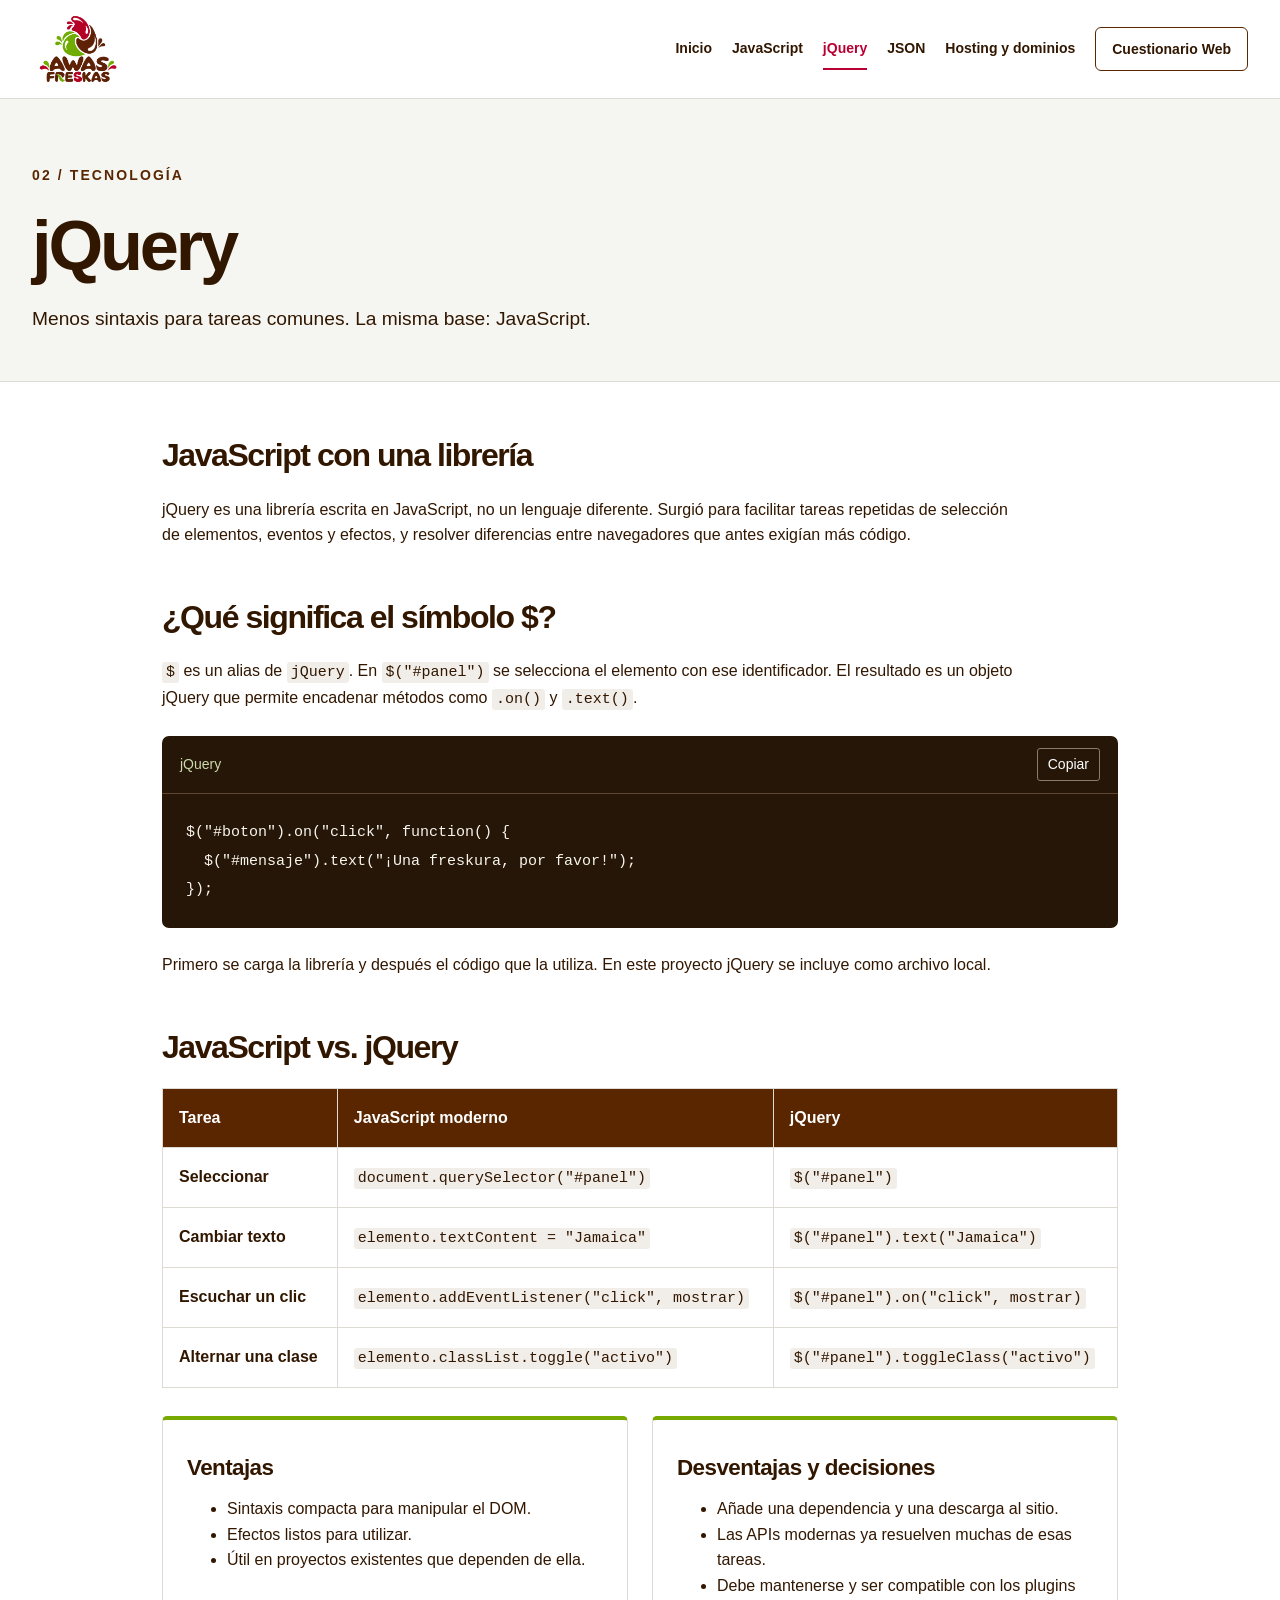
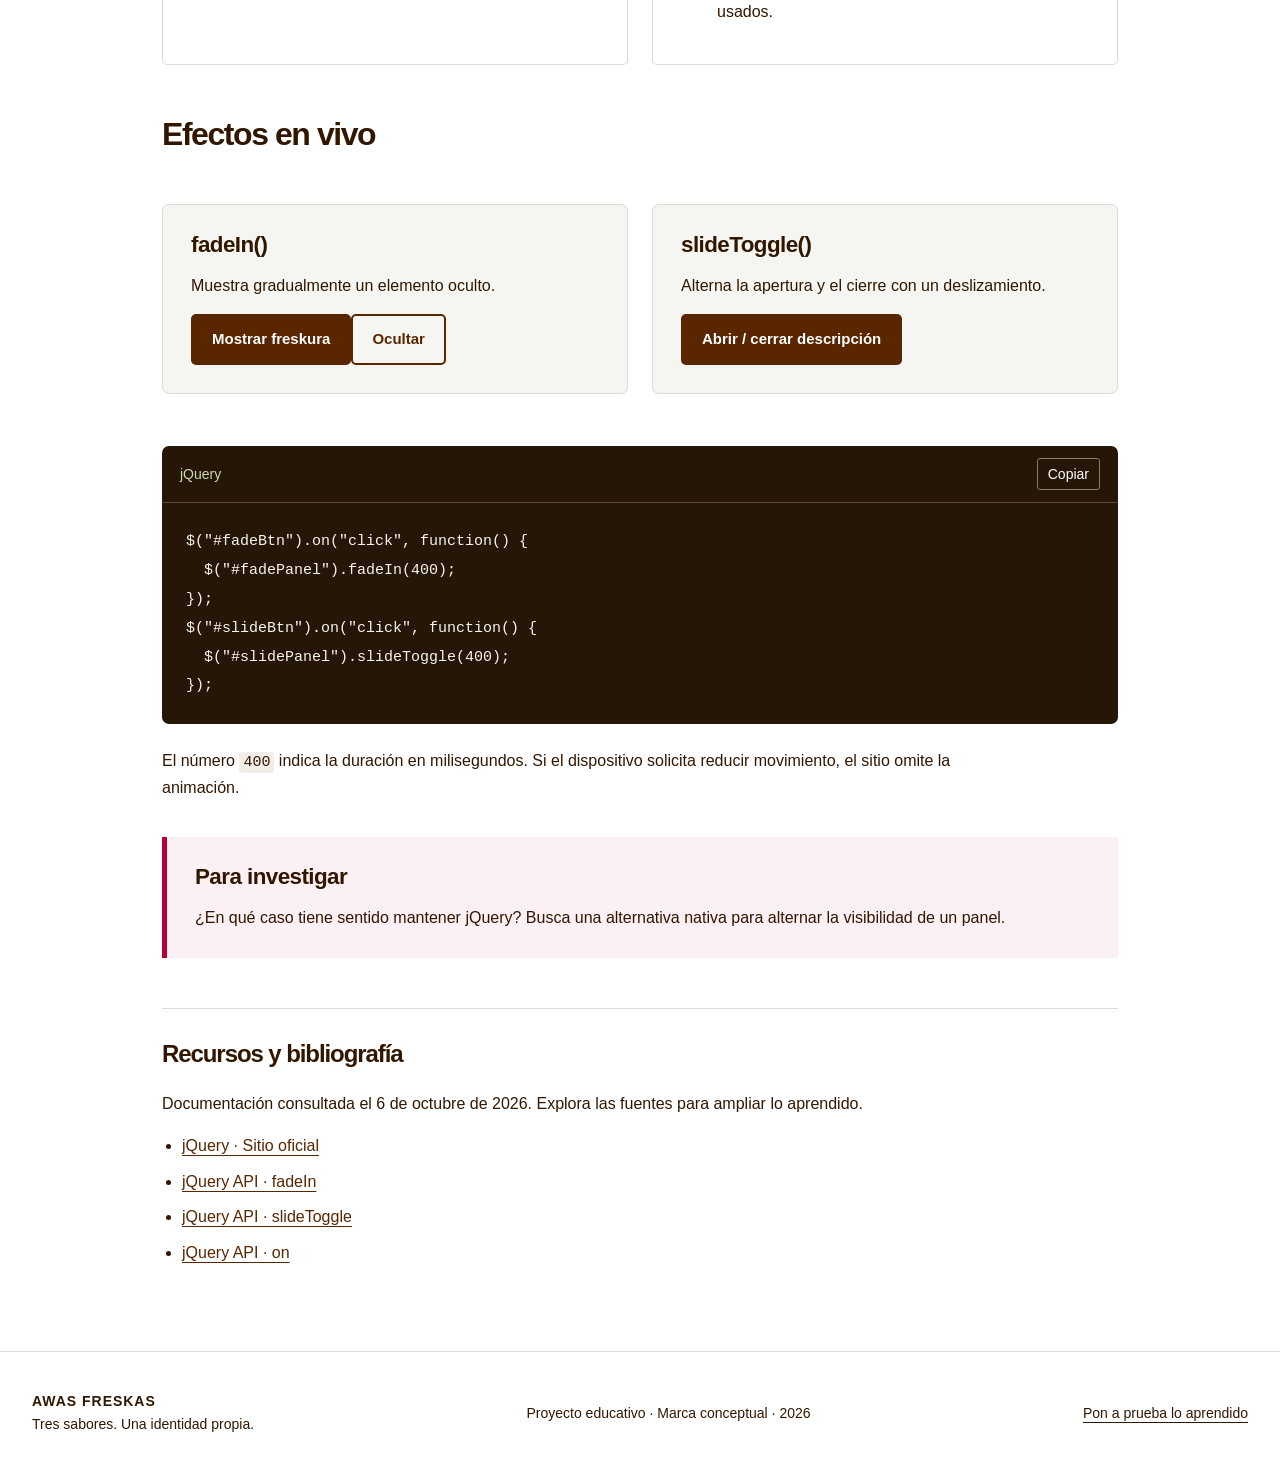
<file: jquery.html>
<!doctype html>
<html lang="es"><head><meta charset="utf-8"><meta name="viewport" content="width=device-width,initial-scale=1"><meta name="description" content="AWAS FRESKAS: tres bebidas con mucho humor y un laboratorio para aprender JavaScript, jQuery, JSON, hosting y dominios."><meta name="theme-color" content="#592600"><title>jQuery | AWAS FRESKAS</title><link rel="icon" href="assets/favicon.png"><link rel="stylesheet" href="assets/styles.css"><script src="assets/vendor/jquery-4.0.0.min.js" defer></script><script src="assets/app.js" defer></script></head><body><a class="skip" href="#main">Saltar al contenido</a><header><div class="headerinner"><a class="brand" href="index.html" aria-label="AWAS FRESKAS, inicio"><img src="assets/logo.png" alt="AWAS FRESKAS" width="1376" height="1152"></a><button class="menubtn" aria-expanded="false" aria-controls="nav" type="button">Menú</button><nav id="nav" aria-label="Principal"><a href="index.html">Inicio</a><a href="javascript.html">JavaScript</a><a href="jquery.html" aria-current="page">jQuery</a><a href="json.html">JSON</a><a href="hosting.html">Hosting y dominios</a><a href="cuestionario.html">Cuestionario Web</a></nav></div></header><main id="main"><div class="pageintro"><div class="eyebrow">02 / TECNOLOGÍA</div><h1>jQuery</h1><p>Menos sintaxis para tareas comunes. La misma base: JavaScript.</p></div><section class="article"><h2>JavaScript con una librería</h2><p>jQuery es una librería escrita en JavaScript, no un lenguaje diferente. Surgió para facilitar tareas repetidas de selección de elementos, eventos y efectos, y resolver diferencias entre navegadores que antes exigían más código.</p><h2>¿Qué significa el símbolo $?</h2><p><code>$</code> es un alias de <code>jQuery</code>. En <code>$("#panel")</code> se selecciona el elemento con ese identificador. El resultado es un objeto jQuery que permite encadenar métodos como <code>.on()</code> y <code>.text()</code>.</p><div class="codeblock"><div class="codehead"><span>jQuery</span><button class="copy" type="button">Copiar</button></div><pre><code>$(&quot;#boton&quot;).on(&quot;click&quot;, function() {
  $(&quot;#mensaje&quot;).text(&quot;¡Una freskura, por favor!&quot;);
});</code></pre></div><p>Primero se carga la librería y después el código que la utiliza. En este proyecto jQuery se incluye como archivo local.</p><h2>JavaScript vs. jQuery</h2><div class="tablewrap"><table><thead><tr><th>Tarea</th><th>JavaScript moderno</th><th>jQuery</th></tr></thead><tbody><tr><th>Seleccionar</th><td><code>document.querySelector("#panel")</code></td><td><code>$("#panel")</code></td></tr><tr><th>Cambiar texto</th><td><code>elemento.textContent = "Jamaica"</code></td><td><code>$("#panel").text("Jamaica")</code></td></tr><tr><th>Escuchar un clic</th><td><code>elemento.addEventListener("click", mostrar)</code></td><td><code>$("#panel").on("click", mostrar)</code></td></tr><tr><th>Alternar una clase</th><td><code>elemento.classList.toggle("activo")</code></td><td><code>$("#panel").toggleClass("activo")</code></td></tr></tbody></table></div><div class="two"><article class="concept"><h3>Ventajas</h3><ul><li>Sintaxis compacta para manipular el DOM.</li><li>Efectos listos para utilizar.</li><li>Útil en proyectos existentes que dependen de ella.</li></ul></article><article class="concept"><h3>Desventajas y decisiones</h3><ul><li>Añade una dependencia y una descarga al sitio.</li><li>Las APIs modernas ya resuelven muchas de esas tareas.</li><li>Debe mantenerse y ser compatible con los plugins usados.</li></ul></article></div><h2>Efectos en vivo</h2><div class="two"><div class="demo"><h3>fadeIn()</h3><p>Muestra gradualmente un elemento oculto.</p><button class="button" id="fadeBtn">Mostrar freskura</button><button class="button secondary" id="fadeReset">Ocultar</button><p id="fadePanel" class="effectpanel" style="display:none">Es de jamaica. Parece limón. Sabe a tamarindo.</p></div><div class="demo"><h3>slideToggle()</h3><p>Alterna la apertura y el cierre con un deslizamiento.</p><button class="button" id="slideBtn" aria-expanded="false" aria-controls="slidePanel">Abrir / cerrar descripción</button><p id="slidePanel" class="effectpanel" style="display:none">La que parece de jamaica es de tamarindo, pero sabe a limón.</p></div></div><div class="codeblock"><div class="codehead"><span>jQuery</span><button class="copy" type="button">Copiar</button></div><pre><code>$(&quot;#fadeBtn&quot;).on(&quot;click&quot;, function() {
  $(&quot;#fadePanel&quot;).fadeIn(400);
});
$(&quot;#slideBtn&quot;).on(&quot;click&quot;, function() {
  $(&quot;#slidePanel&quot;).slideToggle(400);
});</code></pre></div><p>El número <code>400</code> indica la duración en milisegundos. Si el dispositivo solicita reducir movimiento, el sitio omite la animación.</p><div class="challenge"><h3>Para investigar</h3><p>¿En qué caso tiene sentido mantener jQuery? Busca una alternativa nativa para alternar la visibilidad de un panel.</p></div><section class="sources"><h2>Recursos y bibliografía</h2><p>Documentación consultada el 6 de octubre de 2026. Explora las fuentes para ampliar lo aprendido.</p><ul><li><a href="https://jquery.com/" target="_blank" rel="noopener noreferrer">jQuery · Sitio oficial</a></li><li><a href="https://api.jquery.com/fadeIn/" target="_blank" rel="noopener noreferrer">jQuery API · fadeIn</a></li><li><a href="https://api.jquery.com/slideToggle/" target="_blank" rel="noopener noreferrer">jQuery API · slideToggle</a></li><li><a href="https://api.jquery.com/on/" target="_blank" rel="noopener noreferrer">jQuery API · on</a></li></ul></section></section></main><footer><div><strong>AWAS FRESKAS</strong><span>Tres sabores. Una identidad propia.</span></div><p>Proyecto educativo · Marca conceptual · 2026</p><a href="cuestionario.html">Pon a prueba lo aprendido</a></footer><noscript><p class="notice">Activa JavaScript para usar las demostraciones y el cuestionario. El contenido de las páginas sigue disponible.</p></noscript></body></html>
</file>
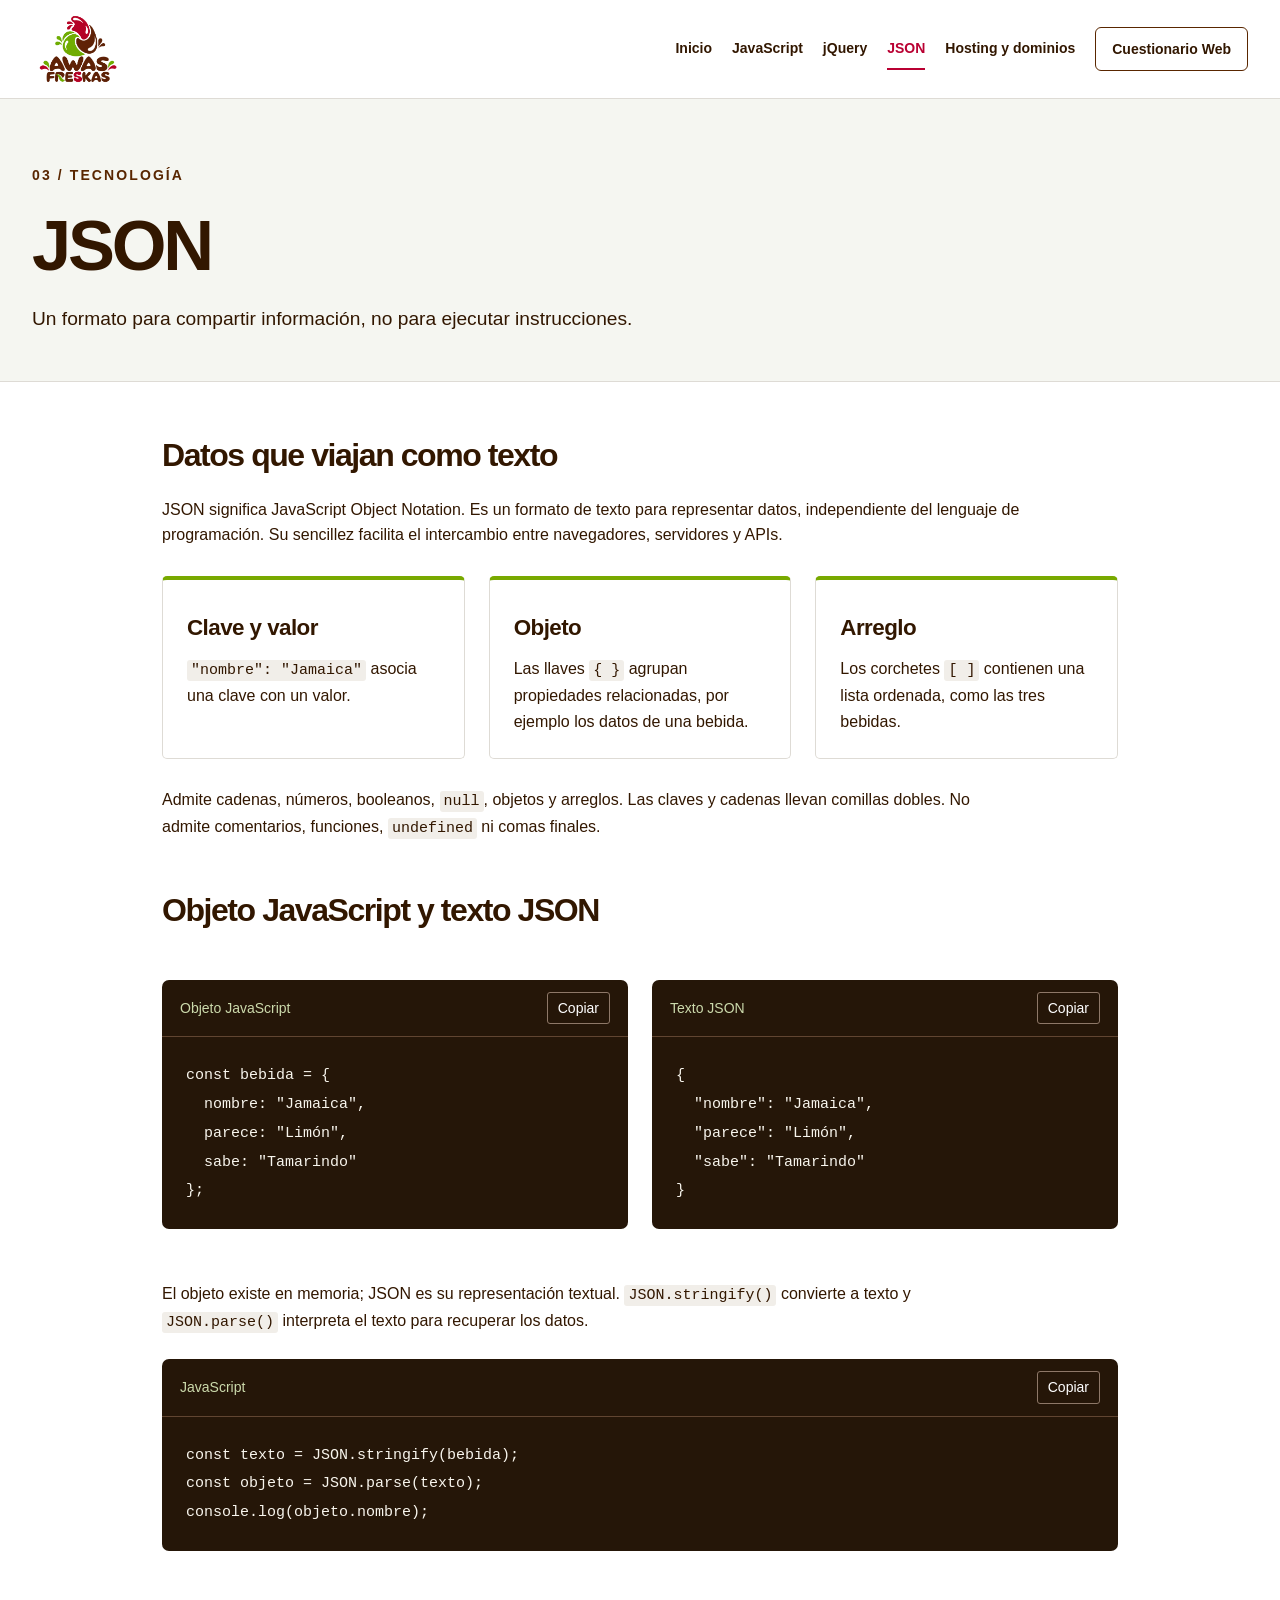
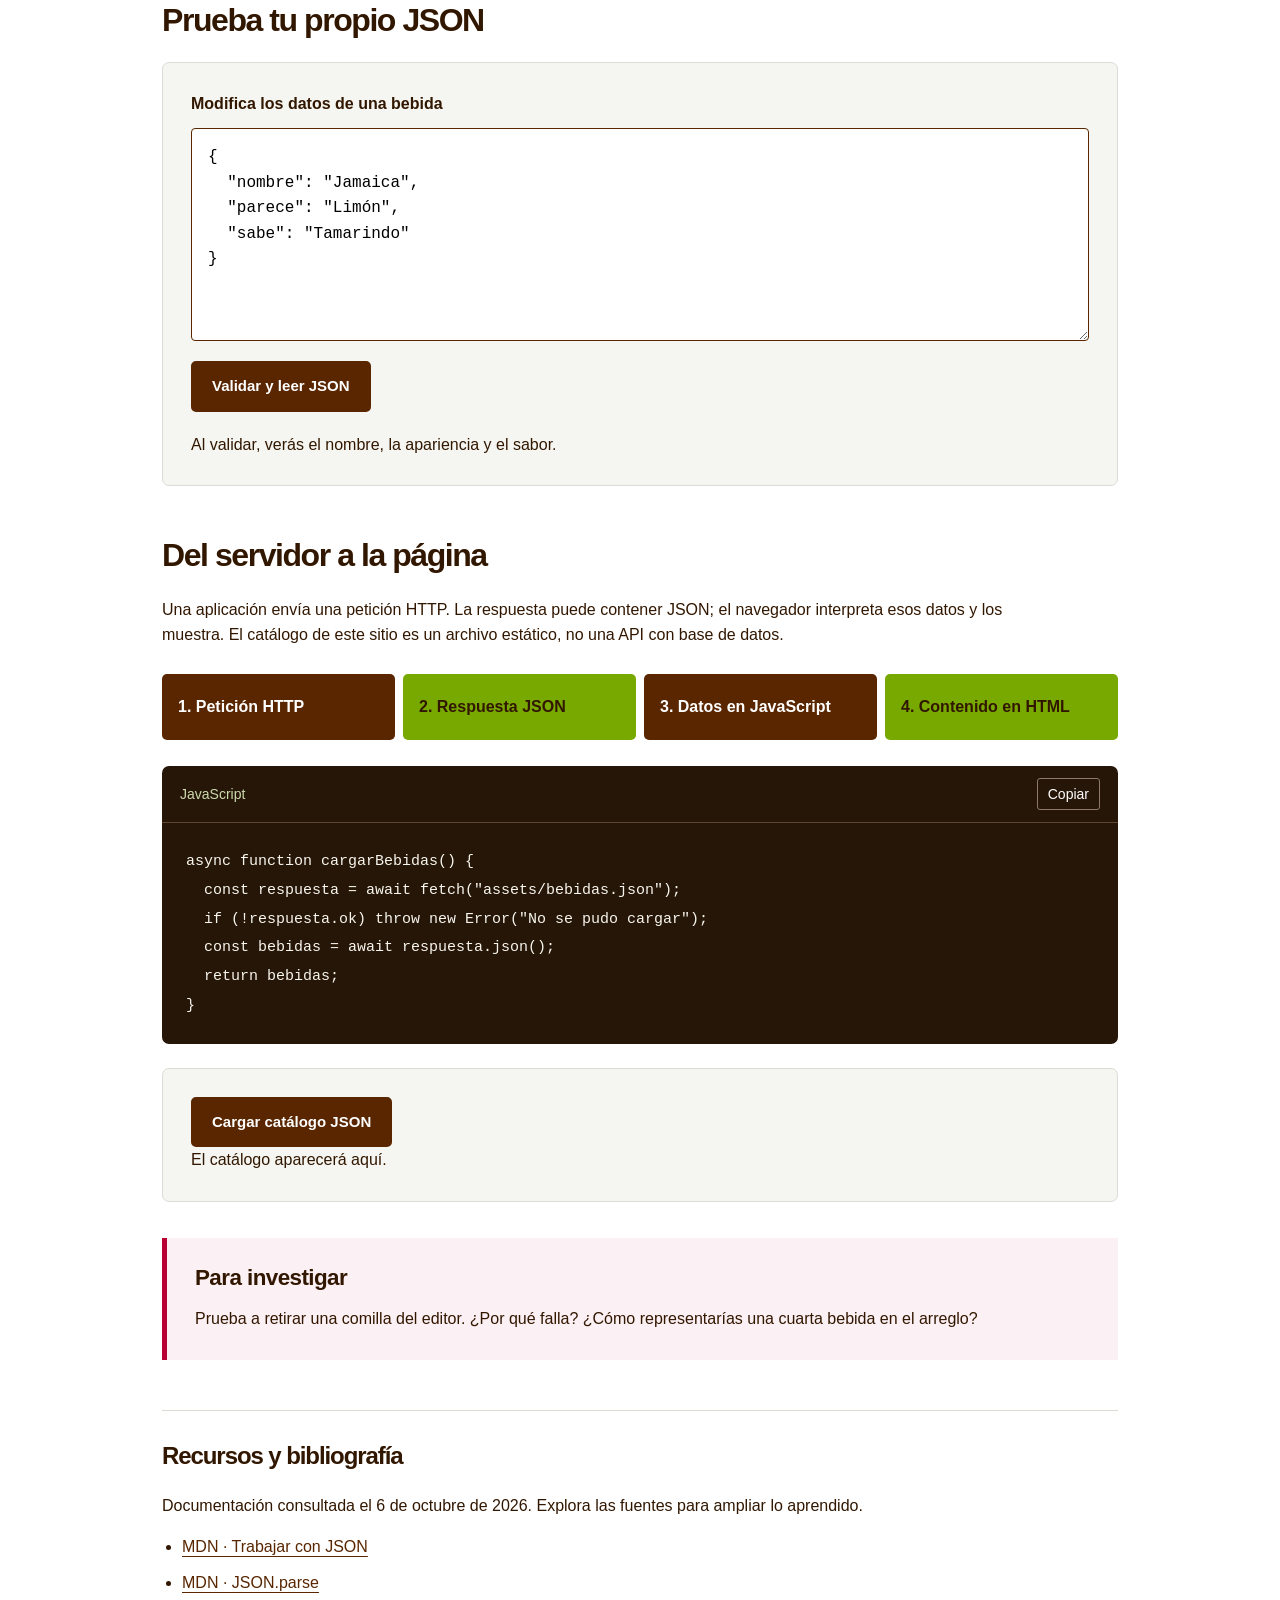
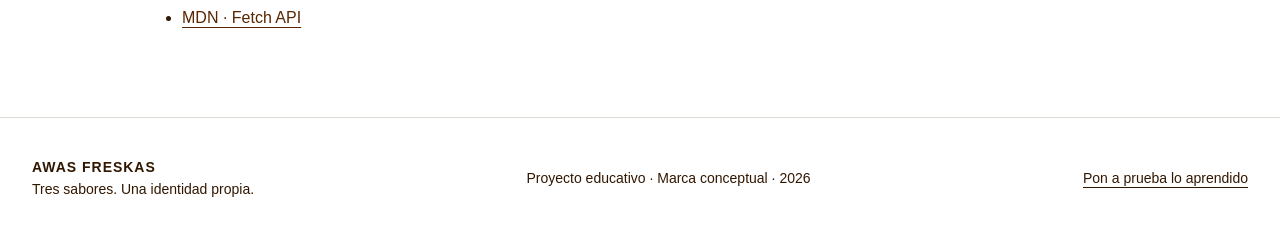
<file: json.html>
<!doctype html>
<html lang="es"><head><meta charset="utf-8"><meta name="viewport" content="width=device-width,initial-scale=1"><meta name="description" content="AWAS FRESKAS: tres bebidas con mucho humor y un laboratorio para aprender JavaScript, jQuery, JSON, hosting y dominios."><meta name="theme-color" content="#592600"><title>JSON | AWAS FRESKAS</title><link rel="icon" href="assets/favicon.png"><link rel="stylesheet" href="assets/styles.css"><script src="assets/vendor/jquery-4.0.0.min.js" defer></script><script src="assets/app.js" defer></script></head><body><a class="skip" href="#main">Saltar al contenido</a><header><div class="headerinner"><a class="brand" href="index.html" aria-label="AWAS FRESKAS, inicio"><img src="assets/logo.png" alt="AWAS FRESKAS" width="1376" height="1152"></a><button class="menubtn" aria-expanded="false" aria-controls="nav" type="button">Menú</button><nav id="nav" aria-label="Principal"><a href="index.html">Inicio</a><a href="javascript.html">JavaScript</a><a href="jquery.html">jQuery</a><a href="json.html" aria-current="page">JSON</a><a href="hosting.html">Hosting y dominios</a><a href="cuestionario.html">Cuestionario Web</a></nav></div></header><main id="main"><div class="pageintro"><div class="eyebrow">03 / TECNOLOGÍA</div><h1>JSON</h1><p>Un formato para compartir información, no para ejecutar instrucciones.</p></div><section class="article"><h2>Datos que viajan como texto</h2><p>JSON significa JavaScript Object Notation. Es un formato de texto para representar datos, independiente del lenguaje de programación. Su sencillez facilita el intercambio entre navegadores, servidores y APIs.</p><div class="three"><article class="concept"><h3>Clave y valor</h3><p><code>"nombre": "Jamaica"</code> asocia una clave con un valor.</p></article><article class="concept"><h3>Objeto</h3><p>Las llaves <code>{ }</code> agrupan propiedades relacionadas, por ejemplo los datos de una bebida.</p></article><article class="concept"><h3>Arreglo</h3><p>Los corchetes <code>[ ]</code> contienen una lista ordenada, como las tres bebidas.</p></article></div><p>Admite cadenas, números, booleanos, <code>null</code>, objetos y arreglos. Las claves y cadenas llevan comillas dobles. No admite comentarios, funciones, <code>undefined</code> ni comas finales.</p><h2>Objeto JavaScript y texto JSON</h2><div class="two"><div class="codeblock"><div class="codehead"><span>Objeto JavaScript</span><button class="copy" type="button">Copiar</button></div><pre><code>const bebida = {
  nombre: &quot;Jamaica&quot;,
  parece: &quot;Limón&quot;,
  sabe: &quot;Tamarindo&quot;
};</code></pre></div><div class="codeblock"><div class="codehead"><span>Texto JSON</span><button class="copy" type="button">Copiar</button></div><pre><code>{
  &quot;nombre&quot;: &quot;Jamaica&quot;,
  &quot;parece&quot;: &quot;Limón&quot;,
  &quot;sabe&quot;: &quot;Tamarindo&quot;
}</code></pre></div></div><p>El objeto existe en memoria; JSON es su representación textual. <code>JSON.stringify()</code> convierte a texto y <code>JSON.parse()</code> interpreta el texto para recuperar los datos.</p><div class="codeblock"><div class="codehead"><span>JavaScript</span><button class="copy" type="button">Copiar</button></div><pre><code>const texto = JSON.stringify(bebida);
const objeto = JSON.parse(texto);
console.log(objeto.nombre);</code></pre></div><h2>Prueba tu propio JSON</h2><div class="demo"><label for="jsonEditor">Modifica los datos de una bebida</label><textarea id="jsonEditor" rows="7" spellcheck="false">{
  &quot;nombre&quot;: &quot;Jamaica&quot;,
  &quot;parece&quot;: &quot;Limón&quot;,
  &quot;sabe&quot;: &quot;Tamarindo&quot;
}</textarea><button class="button" id="parseBtn">Validar y leer JSON</button><p id="jsonResult" role="status">Al validar, verás el nombre, la apariencia y el sabor.</p></div><h2>Del servidor a la página</h2><p>Una aplicación envía una petición HTTP. La respuesta puede contener JSON; el navegador interpreta esos datos y los muestra. El catálogo de este sitio es un archivo estático, no una API con base de datos.</p><div class="flow"><div>1. Petición HTTP</div><div>2. Respuesta JSON</div><div>3. Datos en JavaScript</div><div>4. Contenido en HTML</div></div><div class="codeblock"><div class="codehead"><span>JavaScript</span><button class="copy" type="button">Copiar</button></div><pre><code>async function cargarBebidas() {
  const respuesta = await fetch(&quot;assets/bebidas.json&quot;);
  if (!respuesta.ok) throw new Error(&quot;No se pudo cargar&quot;);
  const bebidas = await respuesta.json();
  return bebidas;
}</code></pre></div><div class="demo"><button class="button" id="loadJson">Cargar catálogo JSON</button><div id="catalogResult" aria-live="polite">El catálogo aparecerá aquí.</div></div><div class="challenge"><h3>Para investigar</h3><p>Prueba a retirar una comilla del editor. ¿Por qué falla? ¿Cómo representarías una cuarta bebida en el arreglo?</p></div><section class="sources"><h2>Recursos y bibliografía</h2><p>Documentación consultada el 6 de octubre de 2026. Explora las fuentes para ampliar lo aprendido.</p><ul><li><a href="https://developer.mozilla.org/en-US/docs/Learn_web_development/Core/Scripting/JSON" target="_blank" rel="noopener noreferrer">MDN · Trabajar con JSON</a></li><li><a href="https://developer.mozilla.org/en-US/docs/Web/JavaScript/Reference/Global_Objects/JSON/parse" target="_blank" rel="noopener noreferrer">MDN · JSON.parse</a></li><li><a href="https://developer.mozilla.org/en-US/docs/Web/API/Fetch_API/Using_Fetch" target="_blank" rel="noopener noreferrer">MDN · Fetch API</a></li></ul></section></section></main><footer><div><strong>AWAS FRESKAS</strong><span>Tres sabores. Una identidad propia.</span></div><p>Proyecto educativo · Marca conceptual · 2026</p><a href="cuestionario.html">Pon a prueba lo aprendido</a></footer><noscript><p class="notice">Activa JavaScript para usar las demostraciones y el cuestionario. El contenido de las páginas sigue disponible.</p></noscript></body></html>
</file>
<file: assets/styles.css>
:root{--red:#B90032;--green:#78A900;--brown:#592600;--ink:#321700;--line:#dedbd5;--soft:#f5f6f1;--white:#fff}*{box-sizing:border-box}html{scroll-behavior:smooth;scroll-padding-top:110px}body{margin:0;background:var(--white);color:var(--ink);font-family:Arial,Helvetica,sans-serif;font-size:16px;line-height:1.6}a{color:inherit;text-underline-offset:4px}button,input,textarea{font:inherit}button,a.button{touch-action:manipulation}button{cursor:pointer}button:disabled{cursor:wait;opacity:.7}button:focus-visible,a:focus-visible,input:focus-visible,textarea:focus-visible{outline:3px solid var(--red);outline-offset:4px}header{position:sticky;top:0;background:#fff;z-index:10;border-bottom:1px solid var(--line)}.headerinner{max-width:1320px;margin:auto;min-height:98px;padding:10px 32px;display:flex;align-items:center;justify-content:space-between;gap:24px}.brand{display:block;flex:none;width:92px;line-height:0}.brand img{width:100%;height:auto}nav{display:flex;gap:20px;align-items:center}nav a{font-size:.875rem;font-weight:700;text-decoration:none;padding:9px 0;border-bottom:2px solid transparent}nav a:hover,nav a[aria-current]{border-color:var(--red);color:var(--red)}nav a:last-child{padding:10px 16px;border:1px solid var(--brown);border-radius:6px}nav a:last-child[aria-current]{background:var(--brown);color:white}.menubtn{display:none;border:1px solid var(--brown);background:white;border-radius:4px;padding:8px 12px}.skip{position:absolute;left:15px;top:-100px;background:white;padding:10px;z-index:20}.skip:focus{top:10px}main{max-width:1320px;margin:auto}h1,h2,h3,p{margin-top:0}h1,h2,h3{line-height:1.08;letter-spacing:-.045em}h1{font-size:clamp(3rem,5.5vw,5rem);font-weight:900;margin-bottom:28px}h2{font-size:clamp(2rem,3.5vw,3rem);margin-bottom:24px}h3{font-size:1.4rem;letter-spacing:-.025em;margin-bottom:16px}.eyebrow{font-size:.875rem;letter-spacing:.15em;font-weight:700;color:var(--brown);margin-bottom:22px}.hero{display:grid;grid-template-columns:1.1fr 1fr;align-items:center;padding:65px 32px 60px;gap:40px}.herocopy h1 span{color:var(--red)}.herocopy>p{max-width:520px;font-size:1.125rem}.herologo{padding:30px;background:var(--soft);border-radius:50% 50% 12px 12px;text-align:center}.herologo img{width:100%;height:auto;display:block}.logonote{font-weight:700;letter-spacing:.1em;font-size:.875rem;margin:20px 0 0}.actions{display:flex;gap:12px;flex-wrap:wrap;margin-top:26px}.button{display:inline-block;background:var(--brown);color:white;border:2px solid var(--brown);border-radius:5px;padding:12px 19px;font-size:.9375rem;font-weight:700;text-decoration:none;line-height:1.5}.button:hover{background:var(--ink);border-color:var(--ink)}.button.secondary{background:transparent;color:var(--brown)}.button.secondary:hover{background:#eee8e2}.ribbon{background:var(--green);display:flex;justify-content:space-around;gap:20px;padding:18px 32px;font-weight:900;font-size:1.05rem;letter-spacing:.1em}.section{padding:72px 32px}.sectionhead{display:flex;align-items:flex-end;justify-content:space-between;gap:30px;margin-bottom:32px}.sectionhead h2{margin-bottom:0}.sectionhead>p{max-width:350px;margin-bottom:0}.drinks{display:grid;grid-template-columns:repeat(3,1fr);gap:20px}.drink{padding:28px 26px;border-radius:10px;background:var(--brown);color:white;display:flex;flex-direction:column}.drink.jamaica{background:var(--red)}.drink.limon{background:var(--green);color:var(--ink)}.drinktop{display:flex;justify-content:space-between;gap:8px;font-size:.875rem;font-weight:700;letter-spacing:.05em;margin-bottom:38px}.drink h3{font-size:2.8rem}.description{font-size:1.3rem;line-height:1.35;min-height:106px;font-weight:700}.drink dl{display:grid;grid-template-columns:1fr 1fr;border-top:1px solid currentColor;border-bottom:1px solid currentColor;padding:14px 0;margin:0 0 24px}.drink dt{font-size:.875rem;opacity:.9}.drink dd{margin:0;font-size:1.2rem;font-weight:700}.punchline{margin:0;font-size:.9375rem}.small{font-size:.875rem;line-height:1.6;max-width:950px;margin-top:22px}.identity{border-top:1px solid var(--line);display:grid;grid-template-columns:1fr 1fr;gap:80px}.swatch{padding:20px;margin:12px 0;border-radius:5px;display:flex;flex-direction:column;color:white;line-height:1.6}.swatch b{font-family:monospace;font-size:1.125rem}.red{background:var(--red)}.green{background:var(--green);color:var(--ink)}.brown{background:var(--brown)}.lab{background:var(--soft)}.learninggrid{display:grid;grid-template-columns:repeat(4,1fr);gap:15px}.learncard{border-top:3px solid var(--green);text-decoration:none;background:white;padding:24px 20px}.learncard:hover{border-color:var(--red)}.learncard>span{color:var(--red);font-weight:700}.learncard h3{margin:30px 0 15px}.learncard p{margin:0}.quizcall{margin-top:36px;display:flex;justify-content:space-between;gap:30px;align-items:center;border-top:1px solid var(--line);padding-top:30px}.quizcall p{margin:0}footer{max-width:1320px;margin:0 auto;padding:38px 32px;border-top:1px solid var(--line);display:flex;align-items:center;justify-content:space-between;gap:26px;font-size:.875rem}footer div{display:flex;flex-direction:column}footer strong{letter-spacing:.07em}footer p{margin:0}.pageintro{padding:65px 32px 46px;border-bottom:1px solid var(--line);background:var(--soft)}.pageintro h1{margin-bottom:20px}.pageintro p{max-width:760px;font-size:1.2rem;margin:0}.article{max-width:1020px;padding:56px 32px 70px;margin:auto}.article>h2{font-size:2rem;margin-top:52px}.article>h2:first-child{margin-top:0}.article>p{max-width:860px}.three{display:grid;grid-template-columns:repeat(3,1fr);gap:24px;margin:28px 0}.two{display:grid;grid-template-columns:1fr 1fr;gap:24px;margin:28px 0}.concept{padding:24px;border:1px solid var(--line);border-top:4px solid var(--green);border-radius:5px}.concept b{color:var(--red)}.concept h3{margin-top:12px}.concept p:last-child{margin-bottom:0}code{font-family:Consolas,monospace;font-size:.9375rem;background:#f1eee9;padding:2px 4px;border-radius:3px;overflow-wrap:anywhere}.codeblock{border-radius:7px;overflow:hidden;background:#251608;color:#f8f5ed;margin:24px 0;min-width:0}.codehead{display:flex;justify-content:space-between;align-items:center;padding:12px 18px;border-bottom:1px solid #614531;font-size:.875rem;color:#ccdaac}.copy{color:#fff;background:transparent;border:1px solid #8e7868;border-radius:3px;padding:4px 10px;font-size:.875rem}pre{margin:0;padding:24px;overflow:auto;line-height:1.8}pre code{background:none;color:inherit;padding:0;font-size:.9375rem;border-radius:0;overflow-wrap:normal}.demo{padding:28px;background:var(--soft);border:1px solid var(--line);border-radius:7px;margin:24px 0}.demoresult{font-weight:900;font-size:2.5rem;letter-spacing:-.05em;line-height:1.2;color:var(--red)}.effectpanel{padding:18px;background:var(--green);color:var(--ink);border-radius:4px;margin-top:24px;font-weight:700}.explain{padding-left:24px}.explain li{margin:14px 0}.challenge{padding:28px;border-left:5px solid var(--red);background:#fbf0f3;margin:36px 0}.challenge p:last-child{margin:0}.sources{margin-top:50px;padding-top:32px;border-top:1px solid var(--line)}.sources h2{font-size:1.5rem}.sources ul{padding-left:20px}.sources li{margin:10px 0}.sources a{color:var(--brown)}.tablewrap{overflow:auto}table{width:100%;border-collapse:collapse;min-width:650px}th,td{padding:16px;text-align:left;border:1px solid var(--line);vertical-align:top}thead{background:var(--brown);color:white}textarea{display:block;width:100%;resize:vertical;padding:16px;font-family:Consolas,monospace;font-size:1rem;border:1px solid var(--brown);border-radius:4px;margin:12px 0 20px;line-height:1.6}.demo label{font-weight:700}.demo [role=status]{margin:20px 0 0}.flow{display:grid;grid-template-columns:repeat(4,1fr);gap:8px;margin:26px 0;counter-reset:step}.flow div{background:var(--brown);color:white;padding:20px 16px;border-radius:5px;font-weight:700}.flow div:nth-child(even){background:var(--green);color:var(--ink)}.flow small{font-size:.875rem;font-weight:400}.domainexample{background:var(--soft);padding:30px 20px;display:flex;justify-content:center;flex-wrap:wrap;font:700 clamp(1.3rem,4vw,2.2rem) Consolas,monospace;border:1px solid var(--line);border-radius:5px}.domainexample .sub{color:#517500}.domainexample .tld{color:var(--red)}.quizmeta{display:flex;flex-wrap:wrap;gap:12px;margin-bottom:22px}.quizmeta span{background:var(--soft);padding:6px 12px;font-size:.875rem;border:1px solid var(--line);border-radius:4px}.progresswrap{margin:28px 0}.progresswrap label{font-weight:700}progress{width:100%;height:12px;display:block;margin-top:10px;accent-color:var(--green)}fieldset{padding:24px 28px 28px;border:1px solid var(--line);margin:36px 0;border-radius:7px;min-width:0}legend{font-weight:700;font-size:1.125rem;padding:0 10px;line-height:1.5;max-width:100%}.qnum{display:inline-block;margin-right:12px;color:var(--red);font-family:monospace}.option{display:flex;align-items:baseline;gap:12px;border:1px solid var(--line);padding:14px 16px;margin-top:12px;border-radius:4px;cursor:pointer}.option:hover,.option:has(input:checked){background:var(--soft);border-color:var(--brown)}input[type=radio]{accent-color:var(--brown);flex:none;width:18px;height:18px}.option.correct{background:#edf7d8;border:2px solid #517500}.option.incorrect{background:#fff0f4;border:2px solid var(--red)}.feedback{margin-top:20px;padding-top:15px;border-top:1px solid var(--line)}.feedback p{margin:10px 0}.feedback a{font-weight:700}.score{padding:32px;background:var(--brown);color:white;margin-top:32px;border-radius:7px}.score h2{color:#c4e580}.score p{margin:0}.notice{padding:20px;background:#fff0f4}.error,#quizNotice{color:var(--red);font-weight:700}.success{color:#385600}.catalogitem{padding:14px 0;border-bottom:1px solid var(--line)}[hidden]{display:none!important}@media(max-width:1000px){nav{gap:11px}.headerinner{padding:10px 20px}.hero{gap:25px}.identity{gap:40px}.learninggrid{grid-template-columns:repeat(2,1fr)}.drinks{gap:12px}.drink{padding:24px 20px}.drink h3{font-size:2.25rem}.description{min-height:130px}.drinktop{font-size:.8125rem;letter-spacing:0}footer{flex-wrap:wrap}}@media(max-width:760px){html{scroll-padding-top:85px}.headerinner{min-height:80px;flex-wrap:wrap;gap:0 20px}.brand{width:68px}.menubtn{display:block}nav{display:none;flex-basis:100%;flex-direction:column;align-items:stretch;padding:16px 0;gap:4px}nav.open{display:flex}nav a{padding:10px}nav a:last-child{margin-top:8px}.hero{grid-template-columns:1fr;padding:40px 20px;gap:35px}h1{font-size:3rem}.herologo{max-width:430px;justify-self:center;width:100%}.herologo img{max-width:340px;margin:auto}.logonote{font-size:.8125rem}.ribbon{flex-wrap:wrap;font-size:.875rem;gap:8px 24px;padding:16px}.section{padding:44px 20px}.sectionhead{display:block}.sectionhead>p{margin-top:22px}.drinks,.three,.two,.identity{grid-template-columns:1fr}.description{min-height:0}.drinktop{margin-bottom:24px}.drink h3{font-size:2.7rem}.identity{gap:30px}.learninggrid{grid-template-columns:1fr 1fr}.quizcall{display:block}.quizcall .button{margin-top:22px}.pageintro{padding:42px 20px}.pageintro h1{font-size:2.5rem}.article{padding:36px 20px 50px}.article>h2{font-size:1.75rem}.flow{grid-template-columns:1fr 1fr}.two .demo{margin:0}.two .codeblock{margin:0}fieldset{padding:18px 12px 22px}legend{font-size:1rem}.option{padding:12px}pre{padding:18px}footer{padding:28px 20px;display:block}footer p,footer>a{display:block;margin-top:18px}}@media(max-width:400px){.learninggrid{grid-template-columns:1fr}.actions .button{width:100%;text-align:center}h1{font-size:2.6rem}.domainexample{font-size:1.125rem}}@media(prefers-reduced-motion:reduce){html{scroll-behavior:auto}*{animation:none!important;transition:none!important}}
</file>
<file: assets/home.css>
.home{--display:Georgia,'Times New Roman',serif;background:#fff;color:var(--brown)}
.home h1,.home h2,.home h3{font-family:var(--display);font-weight:400;letter-spacing:-.055em}
.home em{font-weight:400;color:var(--red)}
.home .headerinner{max-width:1440px;padding:14px 48px;min-height:100px}
.home .brand{width:85px}
.home nav{gap:24px}
.home nav a{font-size:.875rem;font-weight:600}
.home nav a:last-child{border-radius:999px;padding:10px 18px}
.home main{max-width:1440px}
.home .eyebrow{font-size:.8125rem;line-height:1.5;font-weight:700;letter-spacing:.14em;margin-bottom:24px}
.homehero{display:grid;grid-template-columns:1fr 1.08fr;gap:38px;padding:62px 48px 42px;align-items:stretch}
.herotext{padding:8px 0 0}
.homehero h1{font-size:clamp(3.7rem,5.6vw,5.6rem);line-height:1.04;margin:0 0 26px}
.herolead{font-size:1.25rem;line-height:1.55;margin-bottom:16px}
.herodetail{max-width:430px;color:#685348;line-height:1.75}
.home .actions{align-items:center;gap:24px}
.home .button{border-radius:999px;padding:13px 22px;font-size:.875rem;font-weight:600;letter-spacing:.01em}
.textlink{font-size:.875rem;font-weight:700;text-decoration:none;border-bottom:1px solid var(--brown);padding-bottom:4px}
.textlink:hover{color:var(--red);border-color:var(--red)}
.herobottom{display:flex;gap:24px;flex-wrap:wrap;border-top:1px solid var(--line);margin-top:46px;padding-top:22px;font-size:.8125rem;letter-spacing:.12em;font-weight:700}
.herobottom span:nth-child(1){color:var(--red)}
.herobottom span:nth-child(2){color:#527600}
.herovisual{position:relative;min-width:0;margin:0;overflow:hidden;border-radius:120px 8px 8px 8px;background:#f2f4ee;min-height:580px;display:flex;align-items:center}
.drinkphoto{display:block;width:100%;height:auto;object-fit:contain;object-position:center}
.photocaption{position:absolute;left:28px;right:28px;bottom:28px;padding:24px 26px;background:rgba(255,255,255,.96);border:1px solid #fff;box-shadow:0 8px 30px #3217000b;display:flex;align-items:center;justify-content:space-between;gap:22px;border-radius:3px}
.photocaption>span{font-size:.75rem;letter-spacing:.14em;font-weight:700;max-width:90px}
.photocaption>b{font-family:var(--display);font-size:1.7rem;line-height:1.15;font-weight:400;letter-spacing:-.025em}
.photoindex{position:absolute;top:30px;right:30px;font-size:.8125rem;font-weight:700;letter-spacing:.1em;background:white;border-radius:999px;padding:8px 13px}
.tastebar{margin:0 48px;padding:30px 0;border-top:1px solid var(--line);border-bottom:1px solid var(--line);display:grid;grid-template-columns:.9fr 1.25fr 1.1fr;gap:24px;align-items:center}
.tasteintro .eyebrow{display:block;margin-bottom:8px;color:#685348;font-size:.75rem}
.tasteintro p{font-family:var(--display);font-size:1.3rem;line-height:1.25;margin:0}
.tasteswitch{display:flex;gap:8px;flex-wrap:wrap}
.tasteswitch button{display:flex;align-items:center;gap:8px;background:white;color:var(--brown);border:1px solid var(--line);padding:10px 12px;border-radius:999px;font-size:.875rem}
.tasteswitch button:hover{border-color:var(--brown)}
.tasteswitch button[aria-pressed=true]{border-color:var(--brown);box-shadow:0 0 0 1px var(--brown);font-weight:700}
.colordot{display:inline-block;width:12px;height:12px;border-radius:50%;flex:none}
#selected-description{font-size:.9375rem;line-height:1.65;margin:0;padding-left:24px;border-left:1px solid var(--line)}
.homesection{padding:88px 48px}
.home .sectionhead{align-items:end;gap:40px;margin-bottom:40px}
.home .sectionhead h2{font-size:clamp(2.8rem,4.2vw,4rem);line-height:1.08;margin:0}
.home .sectionhead>p{color:#685348;line-height:1.8;max-width:345px}
.productgrid{display:grid;grid-template-columns:repeat(3,1fr);gap:22px}
.productcard{border:1px solid var(--line);border-top:4px solid var(--red);padding:28px;display:flex;flex-direction:column;border-radius:4px;transition:transform .2s,box-shadow .2s}
.productcard:hover{transform:translateY(-5px);box-shadow:0 14px 35px #3217000a}
.product-limon{border-top-color:var(--green)}
.product-tamarindo{border-top-color:var(--brown)}
.producthead{display:flex;justify-content:space-between;align-items:center;font-size:.75rem;font-weight:700;letter-spacing:.1em;gap:15px}
.productline{font-size:.9375rem;line-height:1.6;color:#685348;margin:36px 0 20px}
.home .productcard h3{font-size:clamp(2.3rem,3.3vw,3.25rem);line-height:1.15;margin-bottom:20px;overflow-wrap:normal}
.productperiod{color:var(--red)}
.product-limon .productperiod{color:var(--green)}
.product-tamarindo .productperiod{color:var(--brown)}
.productdescription{font-size:1.0625rem;line-height:1.65;flex:1;margin-bottom:28px}
.productcard dl{display:grid;grid-template-columns:1fr 1fr;gap:14px;border-top:1px solid var(--line);border-bottom:1px solid var(--line);padding:18px 0;margin:0}
.productcard dt{font-size:.8125rem;color:#685348}
.productcard dd{margin:3px 0 0;font-weight:700;font-size:1rem}
.productfoot{font-size:.875rem;margin:20px 0 0;color:#685348}
.brandstory{display:grid;grid-template-columns:.9fr 1.1fr;gap:84px;background:#f5f6f1;align-items:center}
.storyvisual{padding:36px;background:white;border:1px solid var(--line);text-align:center;border-radius:80px 5px 5px 5px}
.storyvisual .eyebrow{font-size:.75rem;display:block}
.storyvisual img{width:100%;max-width:315px;height:auto;display:block;margin:26px auto}
.storyvisual>p{font-family:var(--display);font-size:1.5rem;line-height:1.3;margin:32px 0 0}
.home .storycopy h2{font-size:clamp(2.6rem,4vw,3.7rem);line-height:1.12;margin-bottom:26px}
.storylead{font-size:1.125rem;line-height:1.75}
.storycopy>p:not(.eyebrow){color:#685348}
.brandfacts{margin:30px 0 0}
.brandfacts>div{display:grid;grid-template-columns:130px 1fr;gap:20px;border-top:1px solid #d5d8cd;padding:18px 0}
.brandfacts dt{font-size:.875rem;font-weight:700}
.brandfacts dd{font-size:.9375rem;margin:0;color:#685348;line-height:1.7}
.palettegrid{display:grid;grid-template-columns:repeat(3,1fr);gap:0;border-radius:5px;overflow:hidden}
.palettecard{padding:30px;color:white;min-height:285px;display:flex;flex-direction:column}
.palettecard.green{color:var(--ink)}
.palettecard>span{font-size:.75rem;font-weight:700;letter-spacing:.12em}
.home .palettecard h3{font-size:2.7rem;margin:40px 0 14px}
.palettecard p{font-size:.9375rem;line-height:1.7;max-width:260px}
.palettecard b{font-family:Consolas,monospace;margin-top:auto;padding-top:20px;font-size:1rem}
.palettenote{font-size:.875rem;color:#685348;margin:20px 0 0;max-width:900px}
.homelab{background:var(--brown);color:white}
.home .homelab .eyebrow{color:#d9e9b9}
.home .homelab em{color:#c6e291}
.home .homelab .sectionhead>p{color:#edddd0}
.labgrid{display:grid;grid-template-columns:repeat(4,1fr);gap:24px}
.labcard{padding:25px 0 28px;border-top:1px solid #937055;border-bottom:1px solid #937055;display:flex;flex-direction:column;text-decoration:none}
.labcard:hover{border-color:#c6e291}
.labcard>span{font-size:.75rem;letter-spacing:.08em;color:#edddd0}
.home .labcard h3{font-family:Arial,Helvetica,sans-serif;font-size:1.625rem;letter-spacing:-.025em;font-weight:600;min-height:60px;margin:30px 0 18px;line-height:1.2}
.labcard p{font-size:.9375rem;line-height:1.7;color:#edddd0;flex:1;margin-bottom:28px}
.labcard b{font-size:.875rem;font-weight:600;color:#d9e9b9}
.homequiz{margin-top:58px;padding:40px;background:#ffffff0a;border:1px solid #937055;border-radius:4px;display:flex;justify-content:space-between;align-items:center;gap:30px}
.home .homequiz h3{font-size:2.6rem;line-height:1.12;margin-bottom:20px}
.homequiz p:last-child{color:#edddd0;font-size:.9375rem;margin:0}
.homequiz .button{background:var(--green);border-color:var(--green);color:var(--ink);flex:none}
.homequiz .button:hover{background:#9bcc32;border-color:#9bcc32}
.home .homefooter{max-width:1440px;padding:40px 48px;border-top:0}
@media(min-width:1500px){.herovisual{min-height:630px}}
@media(max-width:1100px){.home .headerinner{padding:12px 28px}.home nav{gap:14px}.homehero{padding:45px 28px 35px;gap:28px}.homehero h1{font-size:4.2rem}.herovisual{min-height:550px;border-top-left-radius:85px}.tastebar{margin:0 28px;grid-template-columns:.85fr 1.2fr}.tastebar #selected-description{grid-column:1/-1;padding:0;border:0}.homesection{padding:65px 28px}.brandstory{gap:40px}.productgrid{gap:15px}.productcard{padding:22px}.labgrid{gap:18px}.home .labcard h3{font-size:1.4rem}.home .homefooter{padding:35px 28px}}
@media(max-width:760px){.home .headerinner{padding:10px 20px;min-height:80px}.home .brand{width:68px}.home nav{gap:4px}.home nav a:last-child{border-radius:5px}.homehero{grid-template-columns:1fr;padding:36px 20px 28px;gap:32px}.homehero h1{font-size:clamp(3.4rem,9vw,4.5rem)}.homehero .eyebrow{max-width:300px}.herolead{font-size:1.125rem}.herodetail{max-width:100%}.herobottom{margin-top:30px;gap:18px}.herovisual{min-height:0;height:420px;border-top-left-radius:70px}.photocaption{left:18px;right:18px;bottom:18px;padding:20px;gap:15px}.photocaption>b{font-size:1.45rem}.photoindex{top:20px;right:20px}.tastebar{margin:0 20px;padding:26px 0;grid-template-columns:1fr;gap:20px}.tasteintro p br{display:none}.tastebar #selected-description{grid-column:auto}.tasteswitch{gap:10px}.tasteswitch button{padding:10px 14px}.homesection{padding:48px 20px}.home .sectionhead{display:block;margin-bottom:28px}.home .sectionhead h2{font-size:2.8rem}.home .sectionhead>p{max-width:100%;margin-top:22px}.productgrid{grid-template-columns:1fr;gap:22px}.productcard{padding:26px}.home .productcard h3{font-size:3rem}.productline{margin-top:28px}.productdescription{margin-bottom:24px}.brandstory{grid-template-columns:1fr;gap:34px}.storyvisual{padding:28px;border-top-left-radius:65px}.storyvisual img{max-width:250px}.home .storycopy h2{font-size:2.8rem}.brandfacts>div{grid-template-columns:1fr;gap:8px}.palettegrid{grid-template-columns:1fr}.palettecard{min-height:250px;padding:28px}.home .palettecard h3{margin-top:28px}.palettecard p{max-width:100%}.labgrid{grid-template-columns:1fr 1fr;gap:28px 20px}.home .labcard h3{font-size:1.45rem;min-height:54px;margin-top:23px}.labcard>span{font-size:.75rem}.homequiz{display:block;padding:26px;margin-top:35px}.home .homequiz h3{font-size:2.3rem}.homequiz .button{margin-top:28px}.home .homefooter{padding:30px 20px}}
@media(max-width:400px){.homehero h1{font-size:3.1rem}.home .actions{gap:20px}.home .actions .button{width:auto}.herovisual{height:360px}.photocaption{padding:16px}.photocaption>b{font-size:1.25rem}.labgrid{grid-template-columns:1fr}.home .labcard h3{min-height:0}.home .homequiz h3{font-size:2rem}.home .productcard h3{font-size:2.7rem}.tasteswitch button{padding:9px 11px}}
@media(prefers-reduced-motion:reduce){.productcard{transition:none}.productcard:hover{transform:none}}
</file>
